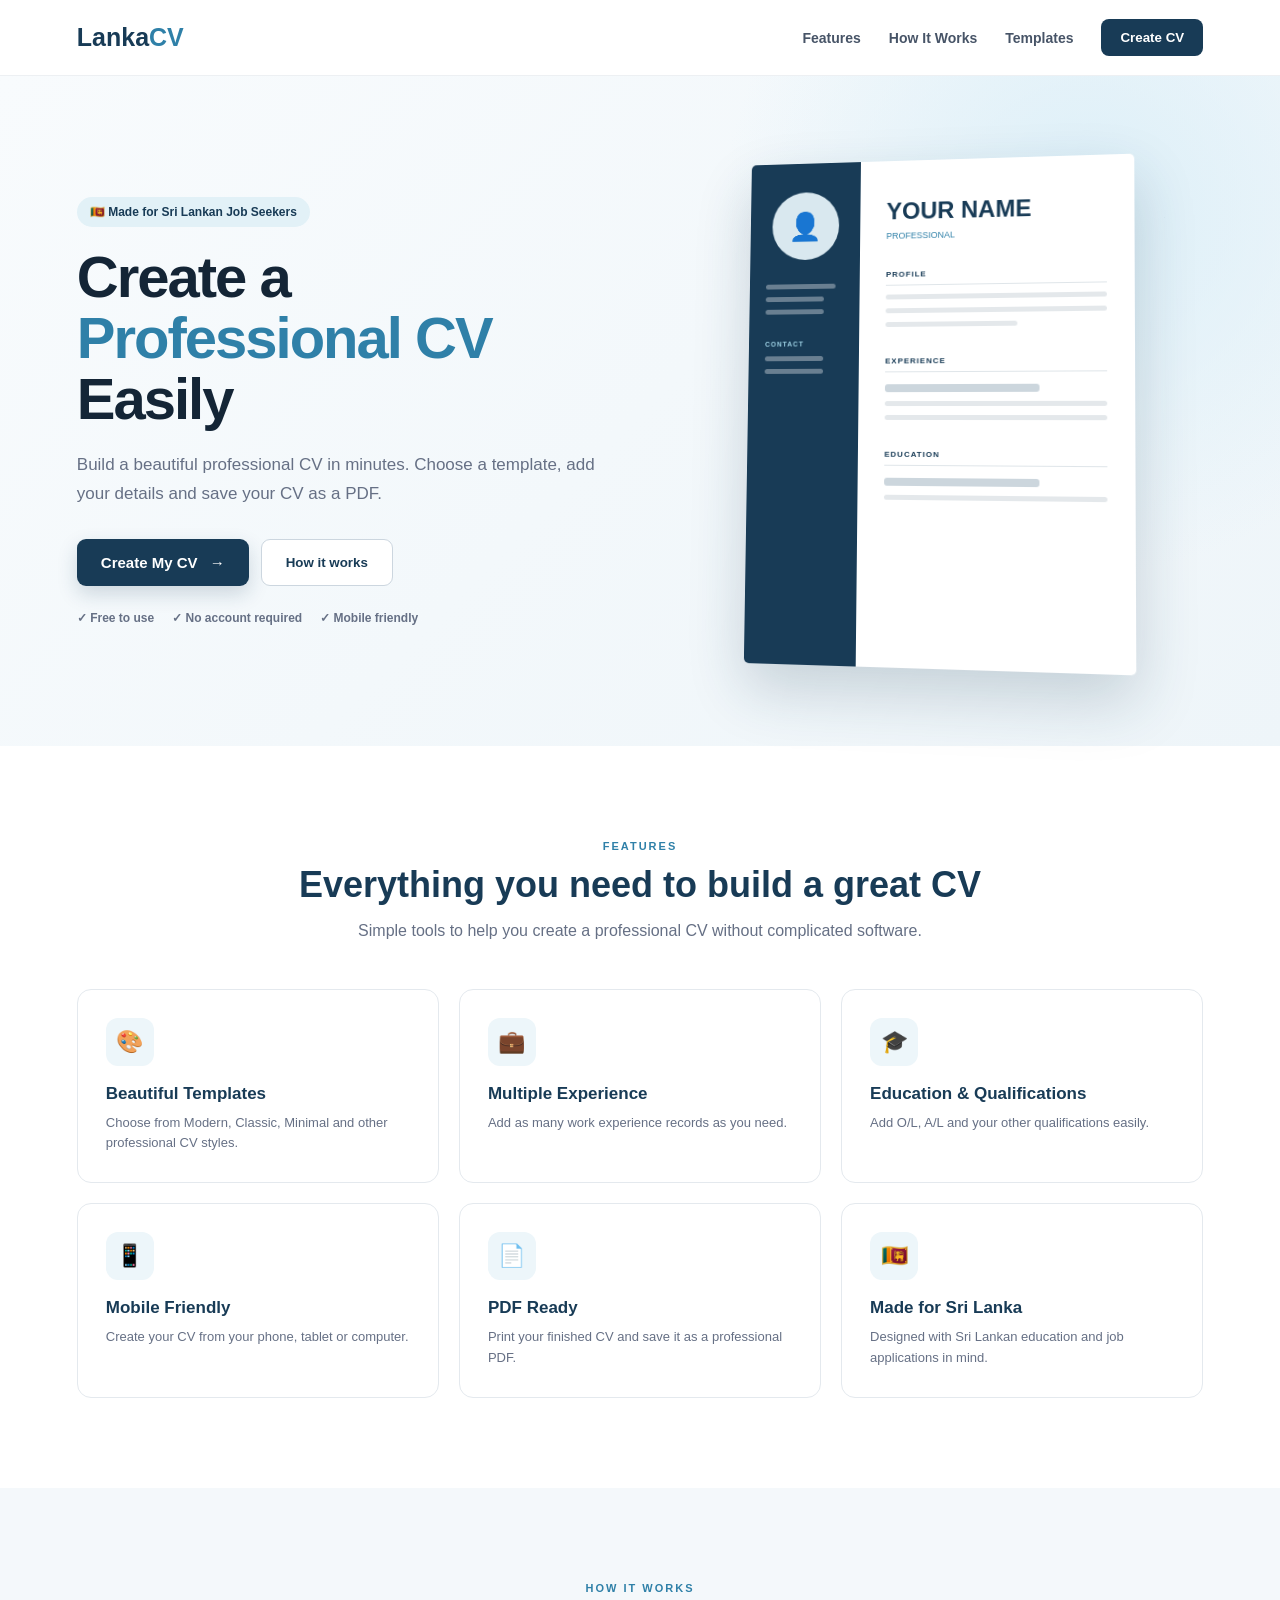
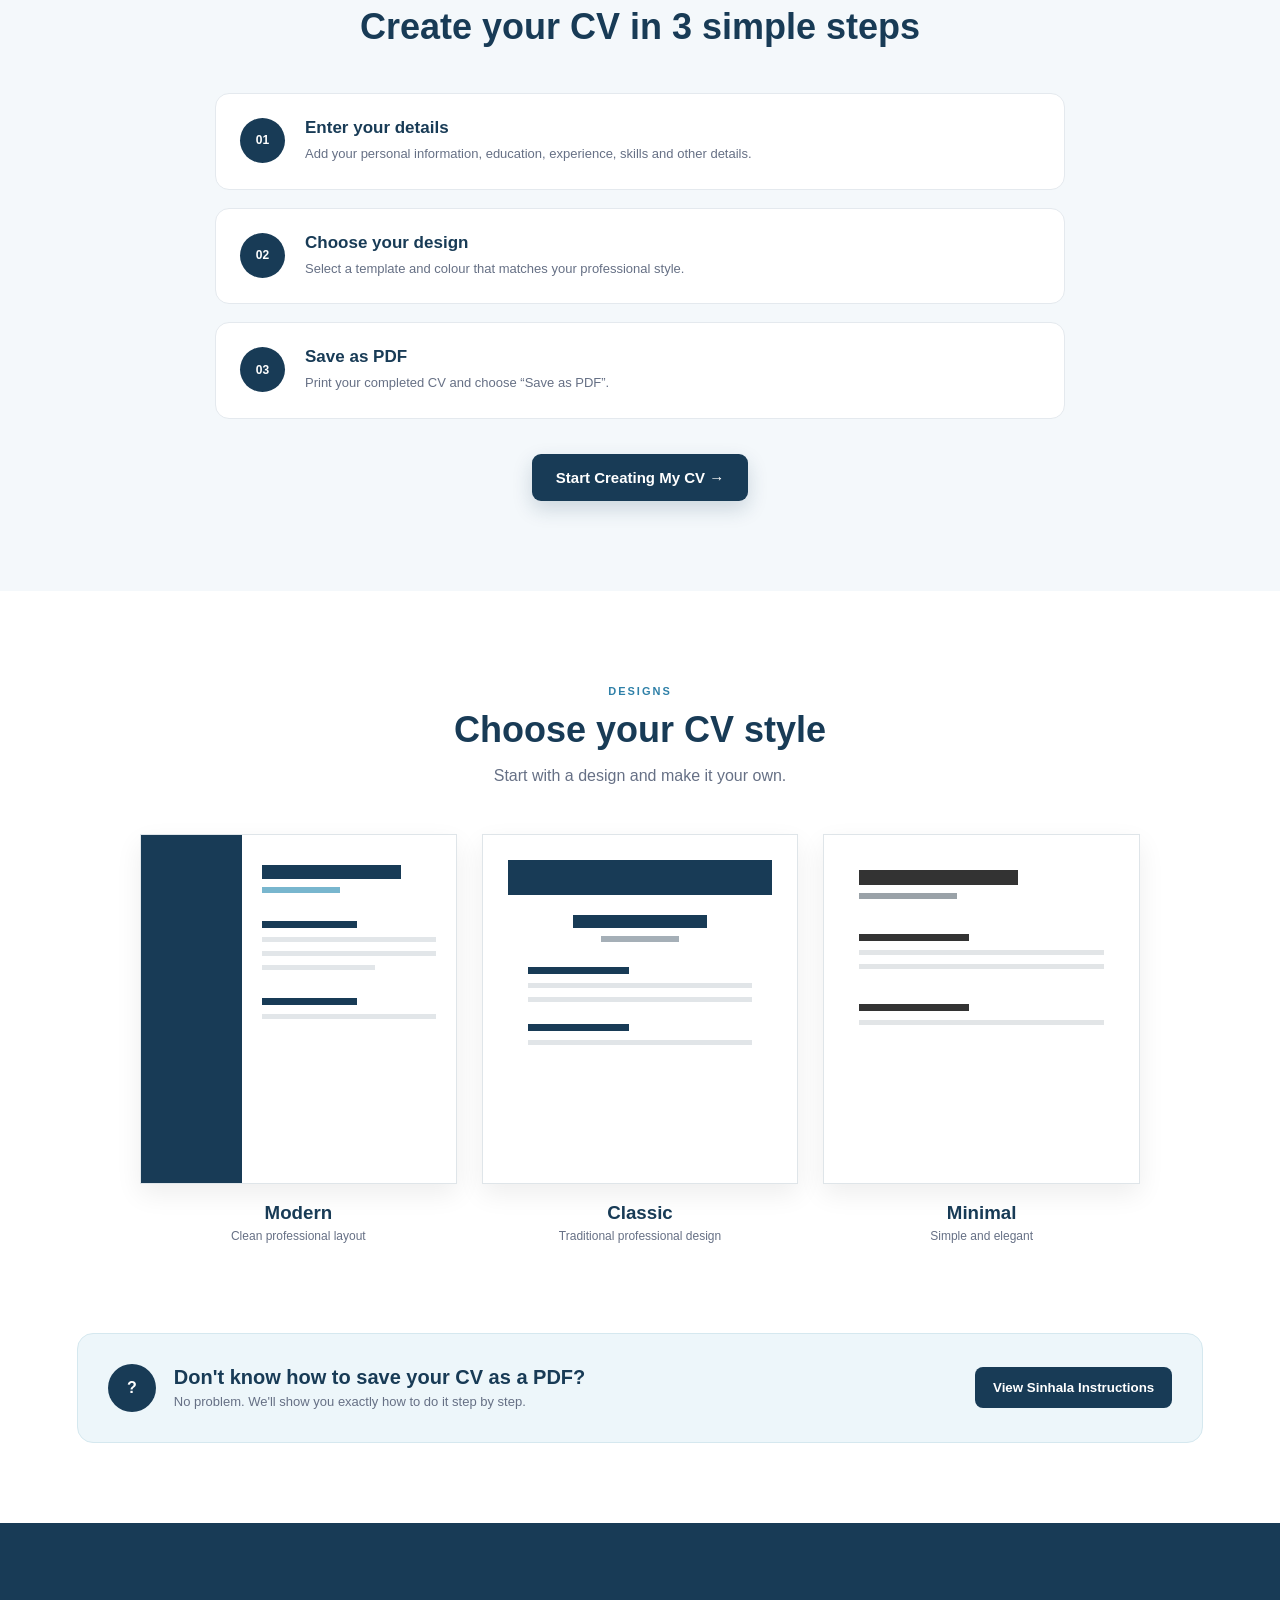
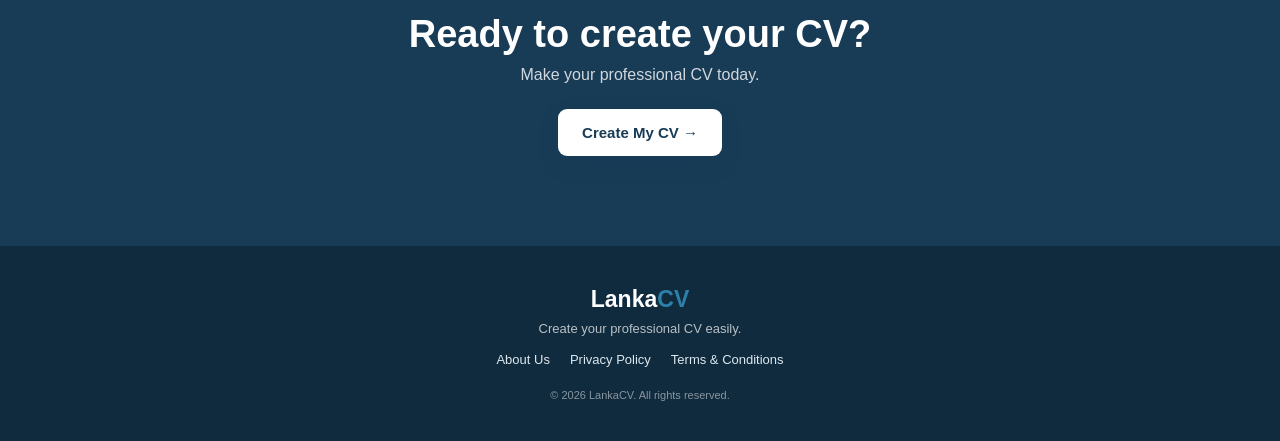
<file: index.html>
<!DOCTYPE html>
<html lang="en">

<head>
    <meta charset="UTF-8">
    <meta name="google-site-verification" content="SoLSp-naHzI0ZuiGSg0aDbTzo4lrwo9VHKtTko4lv-o" />
    <meta name="viewport" content="width=device-width, initial-scale=1.0">

    <title>LankaCV - Free Professional CV Builder for Sri Lanka</title>

    <meta name="description"
        content="Create a professional CV online with LankaCV. Choose a CV template, add your education, experience and skills, and save your CV as a PDF. Free and no account required.">

    <meta name="robots" content="index, follow">

    <meta name="googlebot" content="index, follow">

    <link rel="canonical" href="https://npweeravansha.github.io/LankaCV/">

    <!-- Open Graph -->
    <meta property="og:title" content="LankaCV - Free Professional CV Builder for Sri Lanka">

    <meta property="og:description"
        content="Create a professional CV online with LankaCV. Choose a template, add your details and save your CV as a PDF.">

    <meta property="og:type" content="website">

    <meta property="og:url" content="https://npweeravansha.github.io/LankaCV/">

    <meta property="og:site_name" content="LankaCV">

    <link rel="icon" type="image/png" href="favicon.png">
    <link rel="stylesheet" href="landing.css">

    <script type="application/ld+json">
{
  "@context": "https://schema.org",
  "@type": "WebSite",
  "@id": "https://npweeravansha.github.io/LankaCV/#website",
  "name": "LankaCV",
  "url": "https://npweeravansha.github.io/LankaCV/",
  "description": "Free professional CV builder for Sri Lankan job seekers.",
  "creator": {
    "@type": "Person",
    "@id": "https://npweeravansha.github.io/Nipunika-Weeravansha/#person",
    "name": "Nipunika Weeravansha",
    "url": "https://npweeravansha.github.io/Nipunika-Weeravansha/"
  }
}
</script>
</head>

<body>

    <!-- ================= NAVBAR ================= -->

    <header class="navbar">

        <a href="#" class="logo">
            Lanka<span>CV</span>
        </a>

        <nav>
            <a href="#features">Features</a>
            <a href="#how">How It Works</a>
            <a href="#templates">Templates</a>
            <button class="nav-btn" onclick="openBuilder()">
                Create CV
            </button>
        </nav>

        <button class="menu-btn" onclick="toggleMenu()">
            ☰
        </button>

    </header>


    <!-- ================= MOBILE MENU ================= -->

    <div class="mobile-menu" id="mobileMenu">

        <a href="#features" onclick="closeMenu()">Features</a>
        <a href="#how" onclick="closeMenu()">How It Works</a>
        <a href="#templates" onclick="closeMenu()">Templates</a>

        <button onclick="openBuilder()">
            Create My CV
        </button>

    </div>


    <!-- ================= HERO ================= -->

    <section class="hero">

        <div class="hero-content">

            <div class="badge">
                🇱🇰 Made for Sri Lankan Job Seekers
            </div>

            <h1>
                Create a
                <span>Professional CV</span>
                Easily
            </h1>

            <p>
                Build a beautiful professional CV in minutes.
                Choose a template, add your details and save
                your CV as a PDF.
            </p>

            <div class="hero-buttons">

                <button class="primary-btn" onclick="openBuilder()">

                    Create My CV
                    <span>→</span>

                </button>

                <button class="secondary-btn" onclick="scrollToHow()">

                    How it works

                </button>

            </div>

            <div class="trust">

                <div>
                    ✓ Free to use
                </div>

                <div>
                    ✓ No account required
                </div>

                <div>
                    ✓ Mobile friendly
                </div>

            </div>

        </div>


        <!-- HERO CV MOCKUP -->

        <div class="hero-preview">

            <div class="mock-cv">

                <div class="mock-sidebar">

                    <div class="mock-photo">
                        👤
                    </div>

                    <div class="mock-line long"></div>
                    <div class="mock-line"></div>
                    <div class="mock-line"></div>

                    <div class="mock-title">
                        CONTACT
                    </div>

                    <div class="mock-line"></div>
                    <div class="mock-line"></div>

                </div>


                <div class="mock-content">

                    <div class="mock-name">
                        YOUR NAME
                    </div>

                    <div class="mock-job">
                        PROFESSIONAL
                    </div>

                    <div class="mock-section">
                        PROFILE
                    </div>

                    <div class="mock-text"></div>
                    <div class="mock-text"></div>
                    <div class="mock-text short"></div>

                    <div class="mock-section">
                        EXPERIENCE
                    </div>

                    <div class="mock-heading"></div>
                    <div class="mock-text"></div>
                    <div class="mock-text"></div>

                    <div class="mock-section">
                        EDUCATION
                    </div>

                    <div class="mock-heading"></div>
                    <div class="mock-text"></div>

                </div>

            </div>

        </div>

    </section>


    <!-- ================= FEATURES ================= -->

    <section class="features section" id="features">

        <div class="section-heading">

            <span>FEATURES</span>

            <h2>
                Everything you need to build a great CV
            </h2>

            <p>
                Simple tools to help you create a professional
                CV without complicated software.
            </p>

        </div>


        <div class="feature-grid">

            <div class="feature-card">

                <div class="feature-icon">
                    🎨
                </div>

                <h3>
                    Beautiful Templates
                </h3>

                <p>
                    Choose from Modern, Classic, Minimal
                    and other professional CV styles.
                </p>

            </div>


            <div class="feature-card">

                <div class="feature-icon">
                    💼
                </div>

                <h3>
                    Multiple Experience
                </h3>

                <p>
                    Add as many work experience records
                    as you need.
                </p>

            </div>


            <div class="feature-card">

                <div class="feature-icon">
                    🎓
                </div>

                <h3>
                    Education & Qualifications
                </h3>

                <p>
                    Add O/L, A/L and your other
                    qualifications easily.
                </p>

            </div>


            <div class="feature-card">

                <div class="feature-icon">
                    📱
                </div>

                <h3>
                    Mobile Friendly
                </h3>

                <p>
                    Create your CV from your phone,
                    tablet or computer.
                </p>

            </div>


            <div class="feature-card">

                <div class="feature-icon">
                    📄
                </div>

                <h3>
                    PDF Ready
                </h3>

                <p>
                    Print your finished CV and save it
                    as a professional PDF.
                </p>

            </div>


            <div class="feature-card">

                <div class="feature-icon">
                    🇱🇰
                </div>

                <h3>
                    Made for Sri Lanka
                </h3>

                <p>
                    Designed with Sri Lankan education
                    and job applications in mind.
                </p>

            </div>

        </div>

    </section>


    <!-- ================= HOW IT WORKS ================= -->

    <section class="how section" id="how">

        <div class="section-heading">

            <span>HOW IT WORKS</span>

            <h2>
                Create your CV in 3 simple steps
            </h2>

        </div>


        <div class="steps">

            <div class="step">

                <div class="step-number">
                    01
                </div>

                <div>

                    <h3>
                        Enter your details
                    </h3>

                    <p>
                        Add your personal information,
                        education, experience, skills
                        and other details.
                    </p>

                </div>

            </div>


            <div class="step">

                <div class="step-number">
                    02
                </div>

                <div>

                    <h3>
                        Choose your design
                    </h3>

                    <p>
                        Select a template and colour
                        that matches your professional style.
                    </p>

                </div>

            </div>


            <div class="step">

                <div class="step-number">
                    03
                </div>

                <div>

                    <h3>
                        Save as PDF
                    </h3>

                    <p>
                        Print your completed CV and
                        choose “Save as PDF”.
                    </p>

                </div>

            </div>

        </div>


        <button class="primary-btn center-btn" onclick="openBuilder()">

            Start Creating My CV →

        </button>

    </section>


    <!-- ================= TEMPLATES ================= -->

    <section class="templates section" id="templates">

        <div class="section-heading">

            <span>DESIGNS</span>

            <h2>
                Choose your CV style
            </h2>

            <p>
                Start with a design and make it your own.
            </p>

        </div>


        <div class="template-grid">

            <div class="template-card">

                <div class="template-preview modern-preview">

                    <div class="tp-side"></div>

                    <div class="tp-content">

                        <div class="tp-name"></div>
                        <div class="tp-job"></div>

                        <div class="tp-heading"></div>

                        <div class="tp-text"></div>
                        <div class="tp-text"></div>
                        <div class="tp-text small"></div>

                        <div class="tp-heading"></div>

                        <div class="tp-text"></div>

                    </div>

                </div>

                <h3>
                    Modern
                </h3>

                <p>
                    Clean professional layout
                </p>

            </div>


            <div class="template-card">

                <div class="template-preview classic-preview">

                    <div class="classic-top"></div>

                    <div class="classic-body">

                        <div class="classic-name"></div>
                        <div class="classic-job"></div>

                        <div class="classic-heading"></div>

                        <div class="classic-text"></div>
                        <div class="classic-text"></div>

                        <div class="classic-heading"></div>

                        <div class="classic-text"></div>

                    </div>

                </div>

                <h3>
                    Classic
                </h3>

                <p>
                    Traditional professional design
                </p>

            </div>


            <div class="template-card">

                <div class="template-preview minimal-preview">

                    <div class="minimal-name"></div>
                    <div class="minimal-job"></div>

                    <div class="minimal-heading"></div>

                    <div class="minimal-text"></div>
                    <div class="minimal-text"></div>

                    <div class="minimal-heading"></div>

                    <div class="minimal-text"></div>

                </div>

                <h3>
                    Minimal
                </h3>

                <p>
                    Simple and elegant
                </p>

            </div>

        </div>

    </section>


    <!-- ================= PDF HELP ================= -->

    <section class="pdf-help">

        <div>

            <div class="help-icon">
                ?
            </div>

            <div>

                <h2>
                    Don't know how to save your CV as a PDF?
                </h2>

                <p>
                    No problem. We'll show you exactly how
                    to do it step by step.
                </p>

            </div>

        </div>

        <button onclick="openPdfHelp()">
            View Sinhala Instructions
        </button>

    </section>


    <!-- ================= CTA ================= -->

    <section class="cta">

        <h2>
            Ready to create your CV?
        </h2>

        <p>
            Make your professional CV today.
        </p>

        <button class="primary-btn" onclick="openBuilder()">

            Create My CV →

        </button>

    </section>


    <!-- ================= FOOTER ================= -->

    <footer>

        <div class="footer-logo">
            Lanka<span>CV</span>
        </div>

        <p>
            Create your professional CV easily.
        </p>

        <nav class="footer-policy-links" aria-label="Legal and information pages">
            <a href="about.html">About Us</a>
            <a href="privacy-policy.html">Privacy Policy</a>
            <a href="terms.html">Terms &amp; Conditions</a>
        </nav>
        <small>
            © 2026 LankaCV. All rights reserved.
        </small>

    </footer>


    <!-- ================= PDF MODAL ================= -->

    <div class="modal" id="pdfModal">

        <div class="modal-box">

            <button class="close-modal" onclick="closePdfHelp()">

                ×

            </button>

            <div class="modal-icon">
                📄
            </div>

            <h2>
                PDF එකක් විදිහට CV එක Download කරන්නේ කොහොමද?
            </h2>

            <p class="modal-intro">
                CV එක හදාගෙන ඉවර වුණාම පහත steps ටික follow කරන්න.
            </p>


            <div class="instruction">

                <div class="instruction-number">
                    1
                </div>

                <div>

                    <h3>
                        CV එක සම්පූර්ණ කරන්න
                    </h3>

                    <p>
                        Personal Details, Education,
                        Experience, Skills වගේ අවශ්‍ය තොරතුරු
                        සියල්ල ඇතුළත් කරන්න.
                    </p>

                </div>

            </div>


            <div class="instruction">

                <div class="instruction-number">
                    2
                </div>

                <div>

                    <h3>
                        Download / Save as PDF ඔබන්න
                    </h3>

                    <p>
                        CV Builder එකේ පහළ තියෙන
                        “Download / Save as PDF” button එක ඔබන්න.
                    </p>

                </div>

            </div>


            <div class="instruction">

                <div class="instruction-number">
                    3
                </div>

                <div>

                    <h3>
                        Print window එක එනකම් ඉන්න
                    </h3>

                    <p>
                        Browser එකේ Print window එක open වෙයි.
                    </p>

                </div>

            </div>


            <div class="instruction">

                <div class="instruction-number">
                    4
                </div>

                <div>

                    <h3>
                        Destination / Printer එක තෝරන්න
                    </h3>

                    <p>
                        Computer එකේ නම්
                        <b>Save as PDF</b> තෝරන්න.
                        Phone එකක නම් Print options වල
                        PDF / Save as PDF option එක බලන්න.
                    </p>

                </div>

            </div>


            <div class="instruction">

                <div class="instruction-number">
                    5
                </div>

                <div>

                    <h3>
                        Save කරන්න
                    </h3>

                    <p>
                        File name එකක් දාලා
                        <b>Save</b> කරන්න.
                        දැන් ඔයාගේ CV එක PDF file එකක්.
                    </p>

                </div>

            </div>


            <div class="tip">

                💡 <b>Tip:</b>
                PDF එක save කරන්න කලින් Preview එකේ
                CV එකේ සියලුම details හරියට තියෙනවද කියලා බලන්න.

            </div>


            <button class="modal-builder-btn" onclick="closePdfHelp(); openBuilder();">

                දැන් CV එක හදන්න →

            </button>

        </div>

    </div>


    <script src="landing.js"></script>

</body>

</html>
</file>
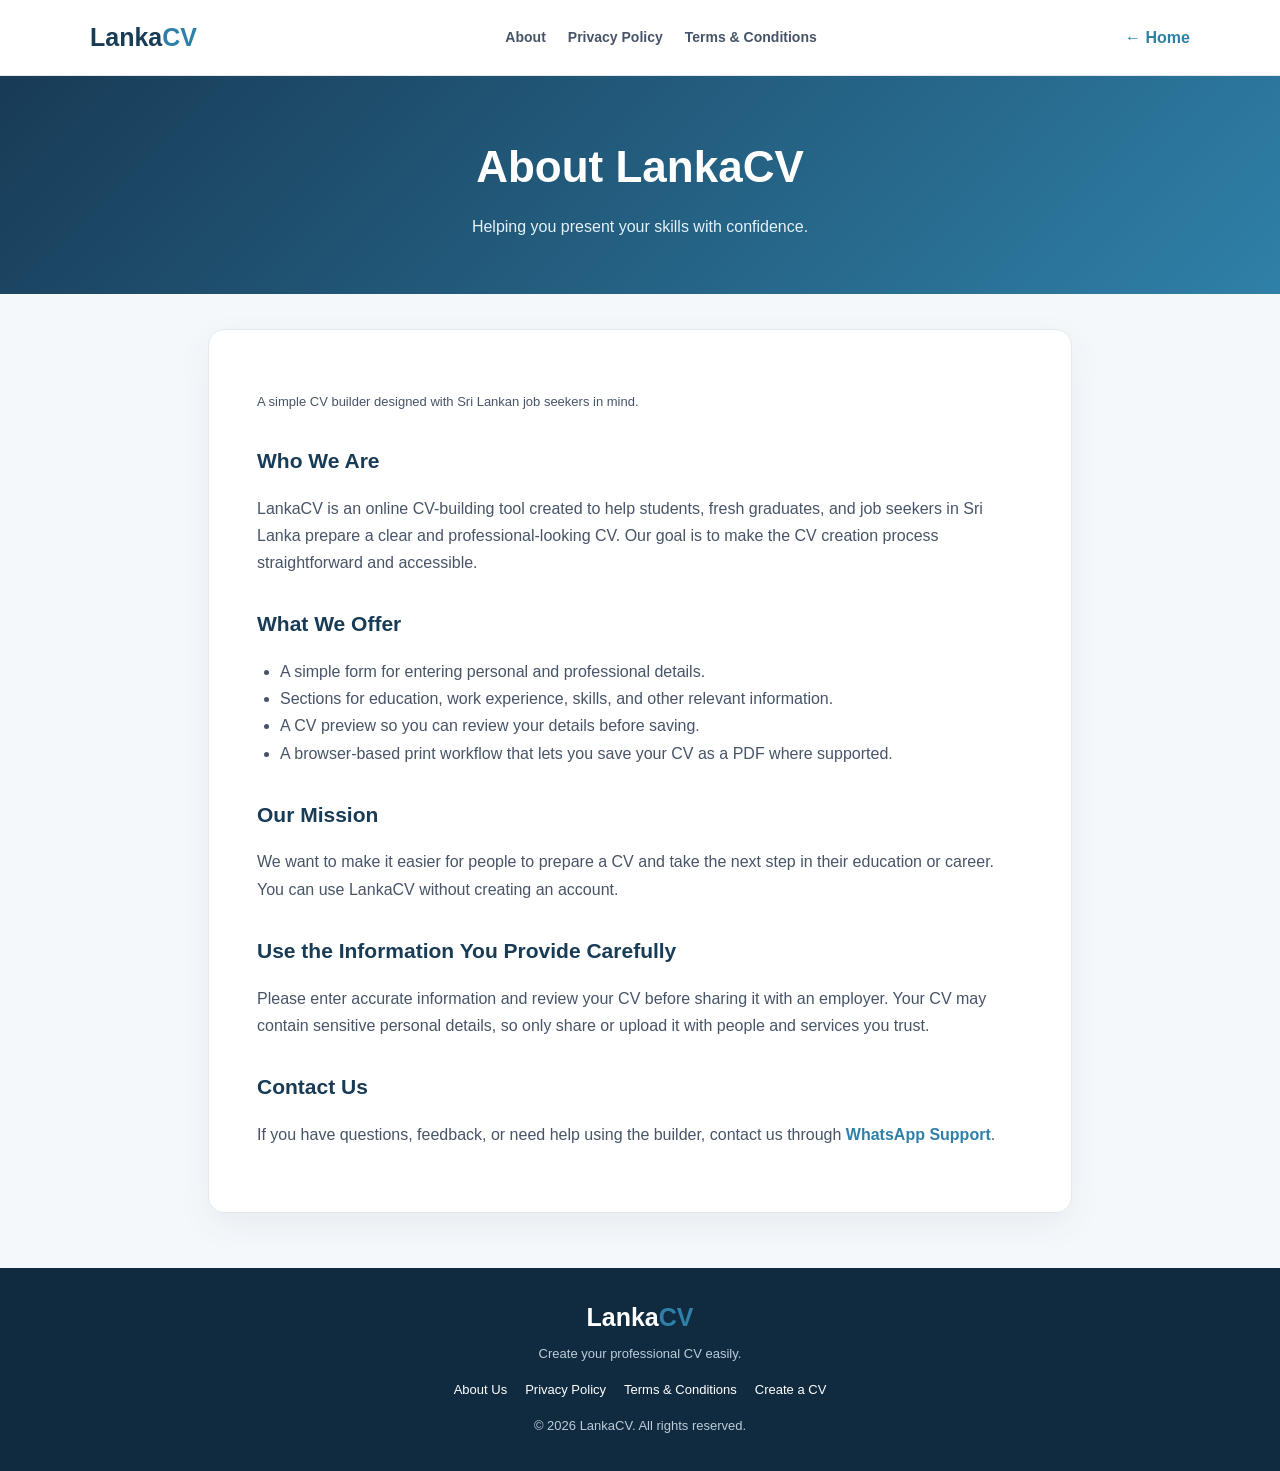
<file: about.html>
<!DOCTYPE html>
<html lang="en">
<head>
<meta charset="UTF-8">
<meta name="viewport" content="width=device-width, initial-scale=1.0">
<meta name="robots" content="index, follow">
<link rel="canonical" href="https://npweeravansha.github.io/LankaCV/about.html">
<link rel="stylesheet" href="policy.css">
<title>About Us | LankaCV</title>
<meta name="description" content="Learn about LankaCV, a free online CV builder for Sri Lankan job seekers.">
</head>
<body>
<header class="policy-nav">
<a class="brand" href="index.html">Lanka<span>CV</span></a>
<nav class="navlinks"><a href="about.html">About</a><a href="privacy-policy.html">Privacy Policy</a><a href="terms.html">Terms &amp; Conditions</a></nav>
<a class="backlink" href="index.html">← Home</a>
</header>
<section class="hero"><h1>About LankaCV</h1><p>Helping you present your skills with confidence.</p></section>
<main class="wrap"><article class="content">

<p class="updated">A simple CV builder designed with Sri Lankan job seekers in mind.</p>
<h2>Who We Are</h2>
<p>LankaCV is an online CV-building tool created to help students, fresh graduates, and job seekers in Sri Lanka prepare a clear and professional-looking CV. Our goal is to make the CV creation process straightforward and accessible.</p>
<h2>What We Offer</h2>
<ul><li>A simple form for entering personal and professional details.</li><li>Sections for education, work experience, skills, and other relevant information.</li><li>A CV preview so you can review your details before saving.</li><li>A browser-based print workflow that lets you save your CV as a PDF where supported.</li></ul>
<h2>Our Mission</h2>
<p>We want to make it easier for people to prepare a CV and take the next step in their education or career. You can use LankaCV without creating an account.</p>
<h2>Use the Information You Provide Carefully</h2>
<p>Please enter accurate information and review your CV before sharing it with an employer. Your CV may contain sensitive personal details, so only share or upload it with people and services you trust.</p>
<h2>Contact Us</h2>
<p>If you have questions, feedback, or need help using the builder, contact us through <a href="https://wa.me/94740805873" style="color:#2f80a8;font-weight:700">WhatsApp Support</a>.</p>
</article></main>
<footer class="site-footer"><a class="brand" style="color:#fff" href="index.html">Lanka<span>CV</span></a><p>Create your professional CV easily.</p><nav class="footerlinks"><a href="about.html">About Us</a><a href="privacy-policy.html">Privacy Policy</a><a href="terms.html">Terms &amp; Conditions</a><a href="builder.html">Create a CV</a></nav><p>© 2026 LankaCV. All rights reserved.</p></footer>
</body></html>
</file>
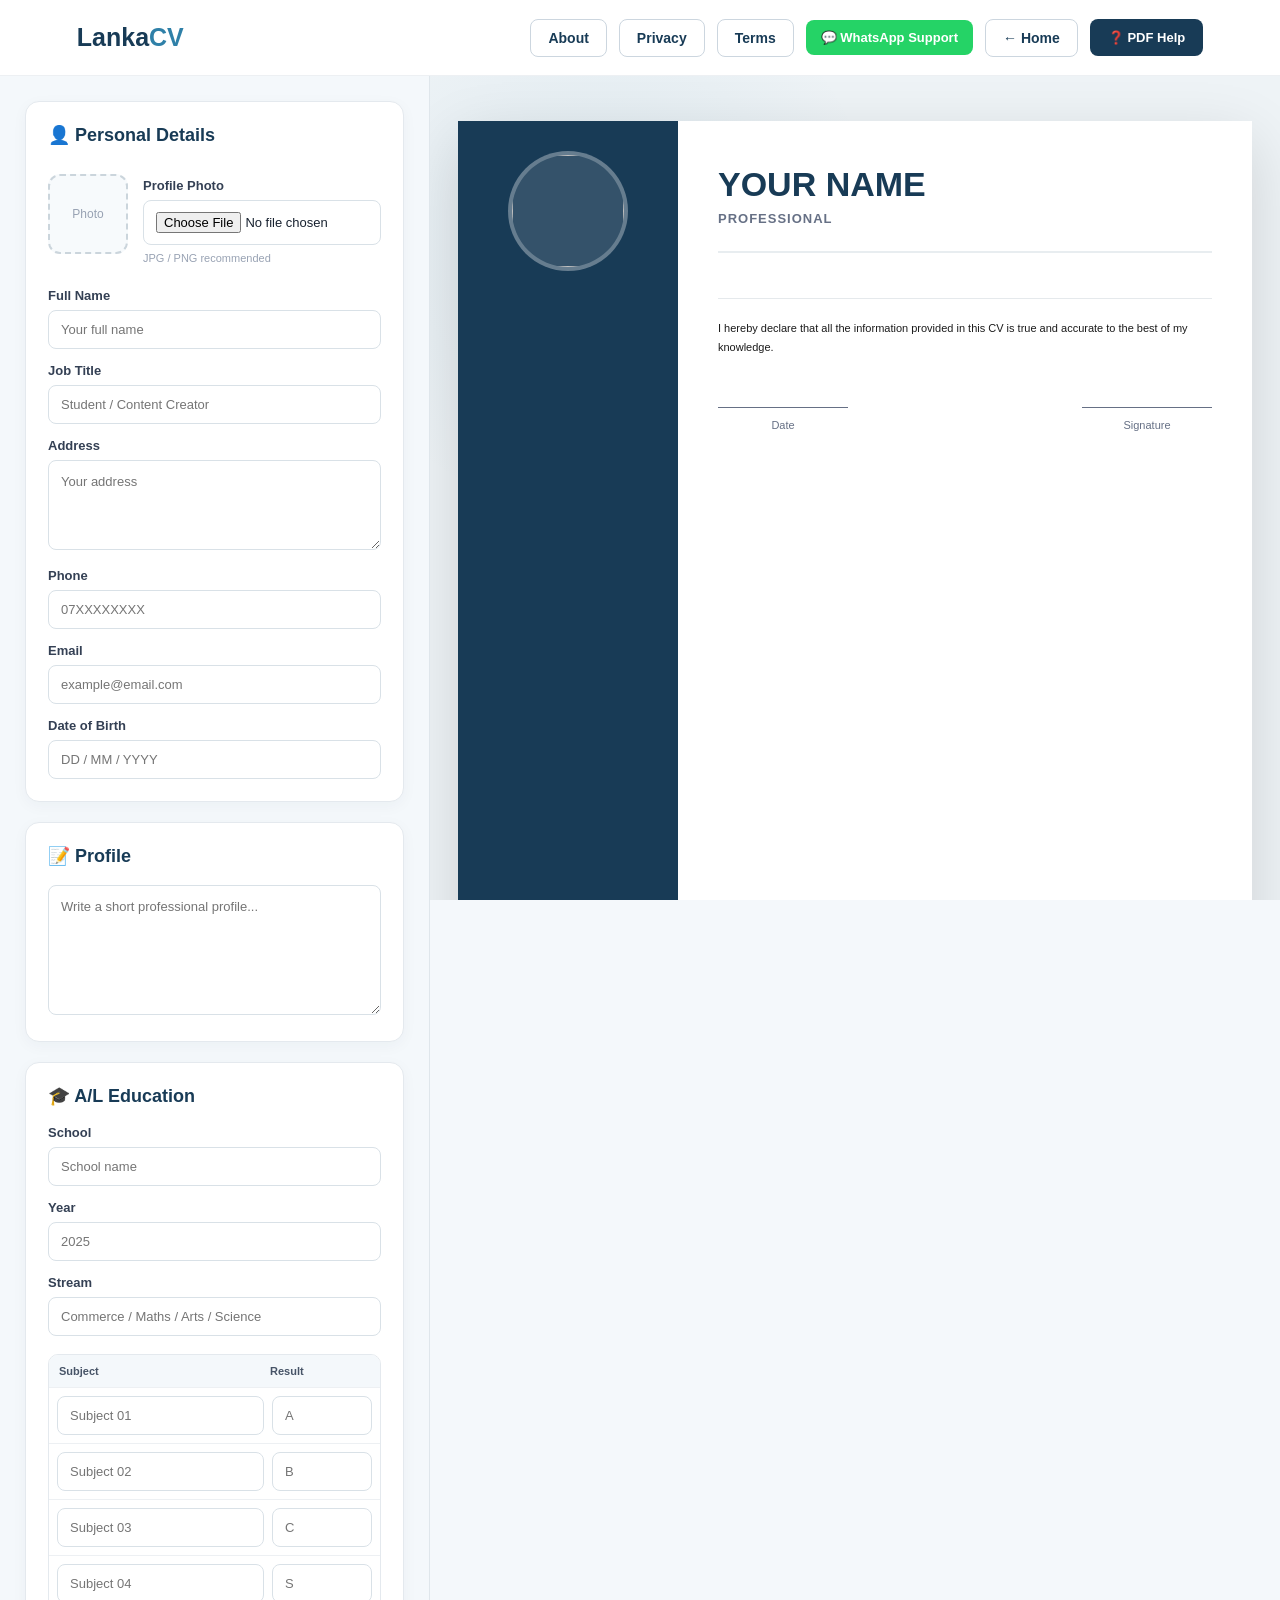
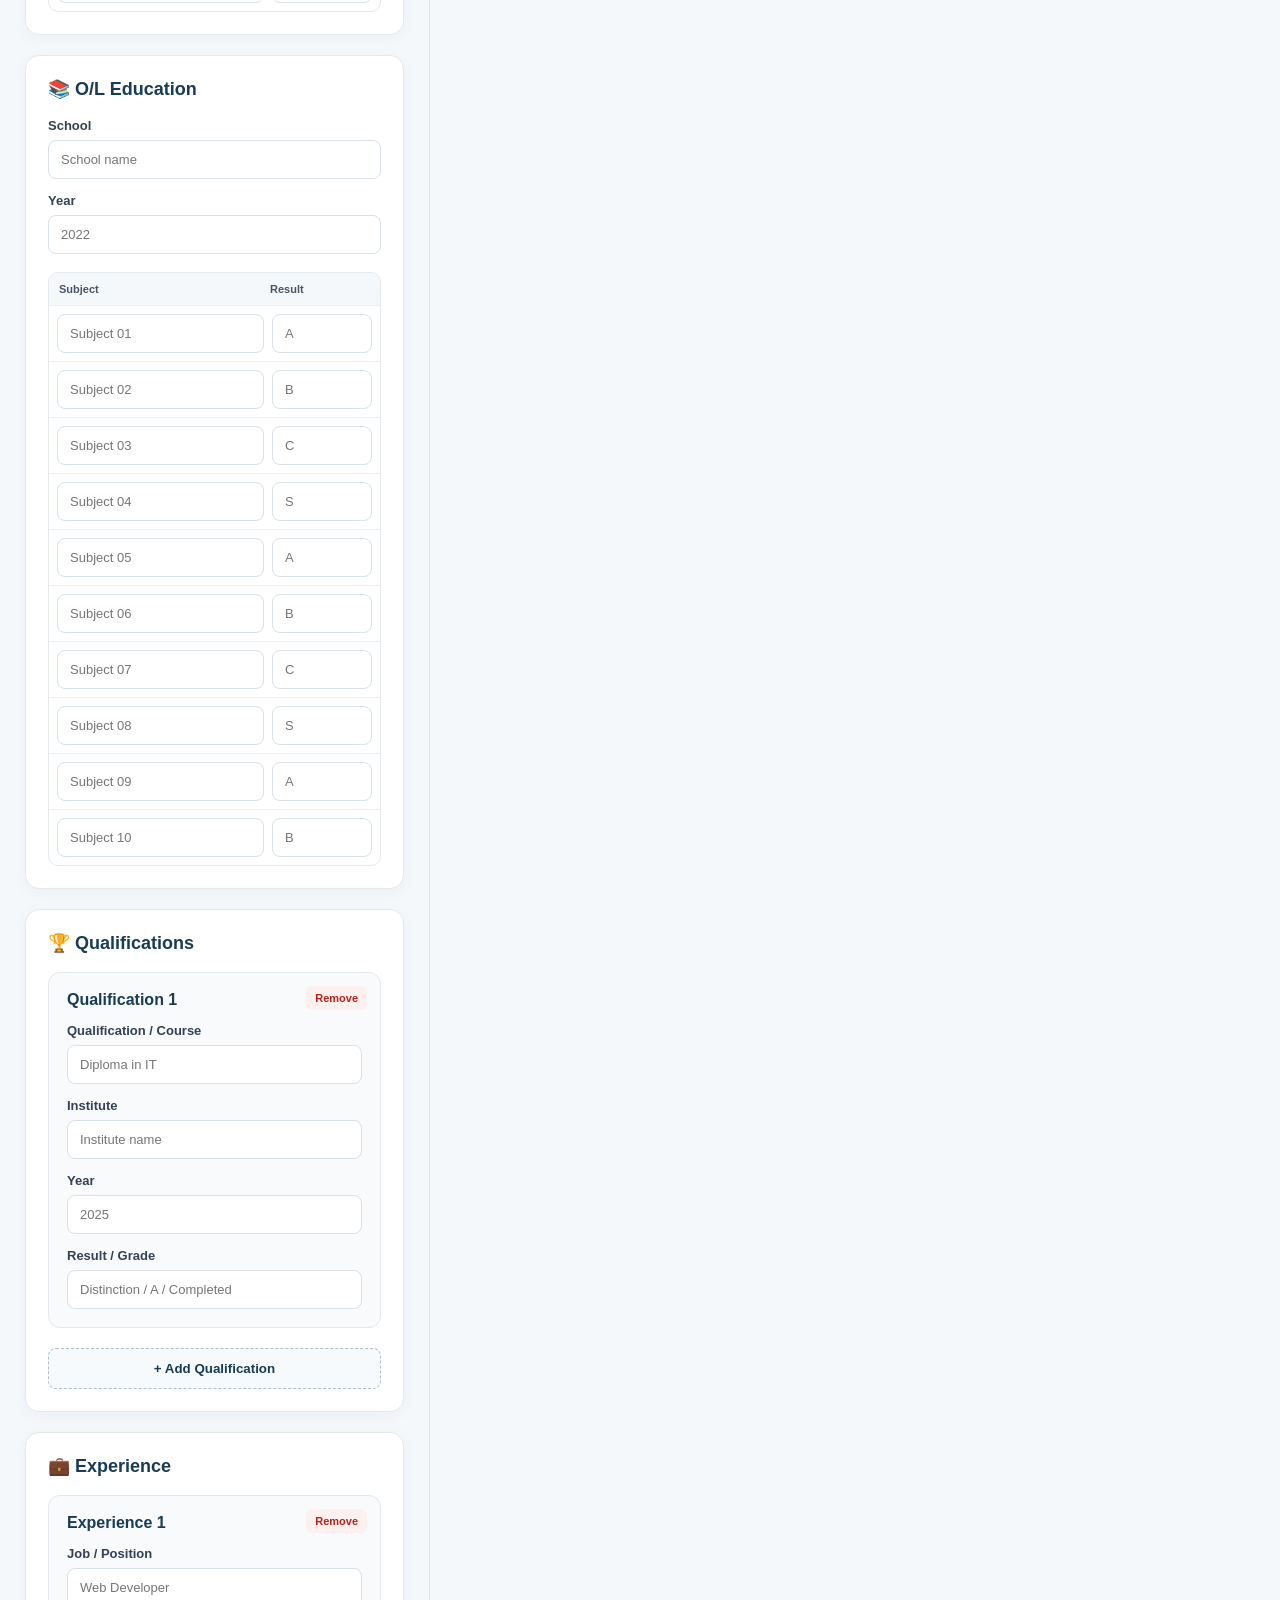
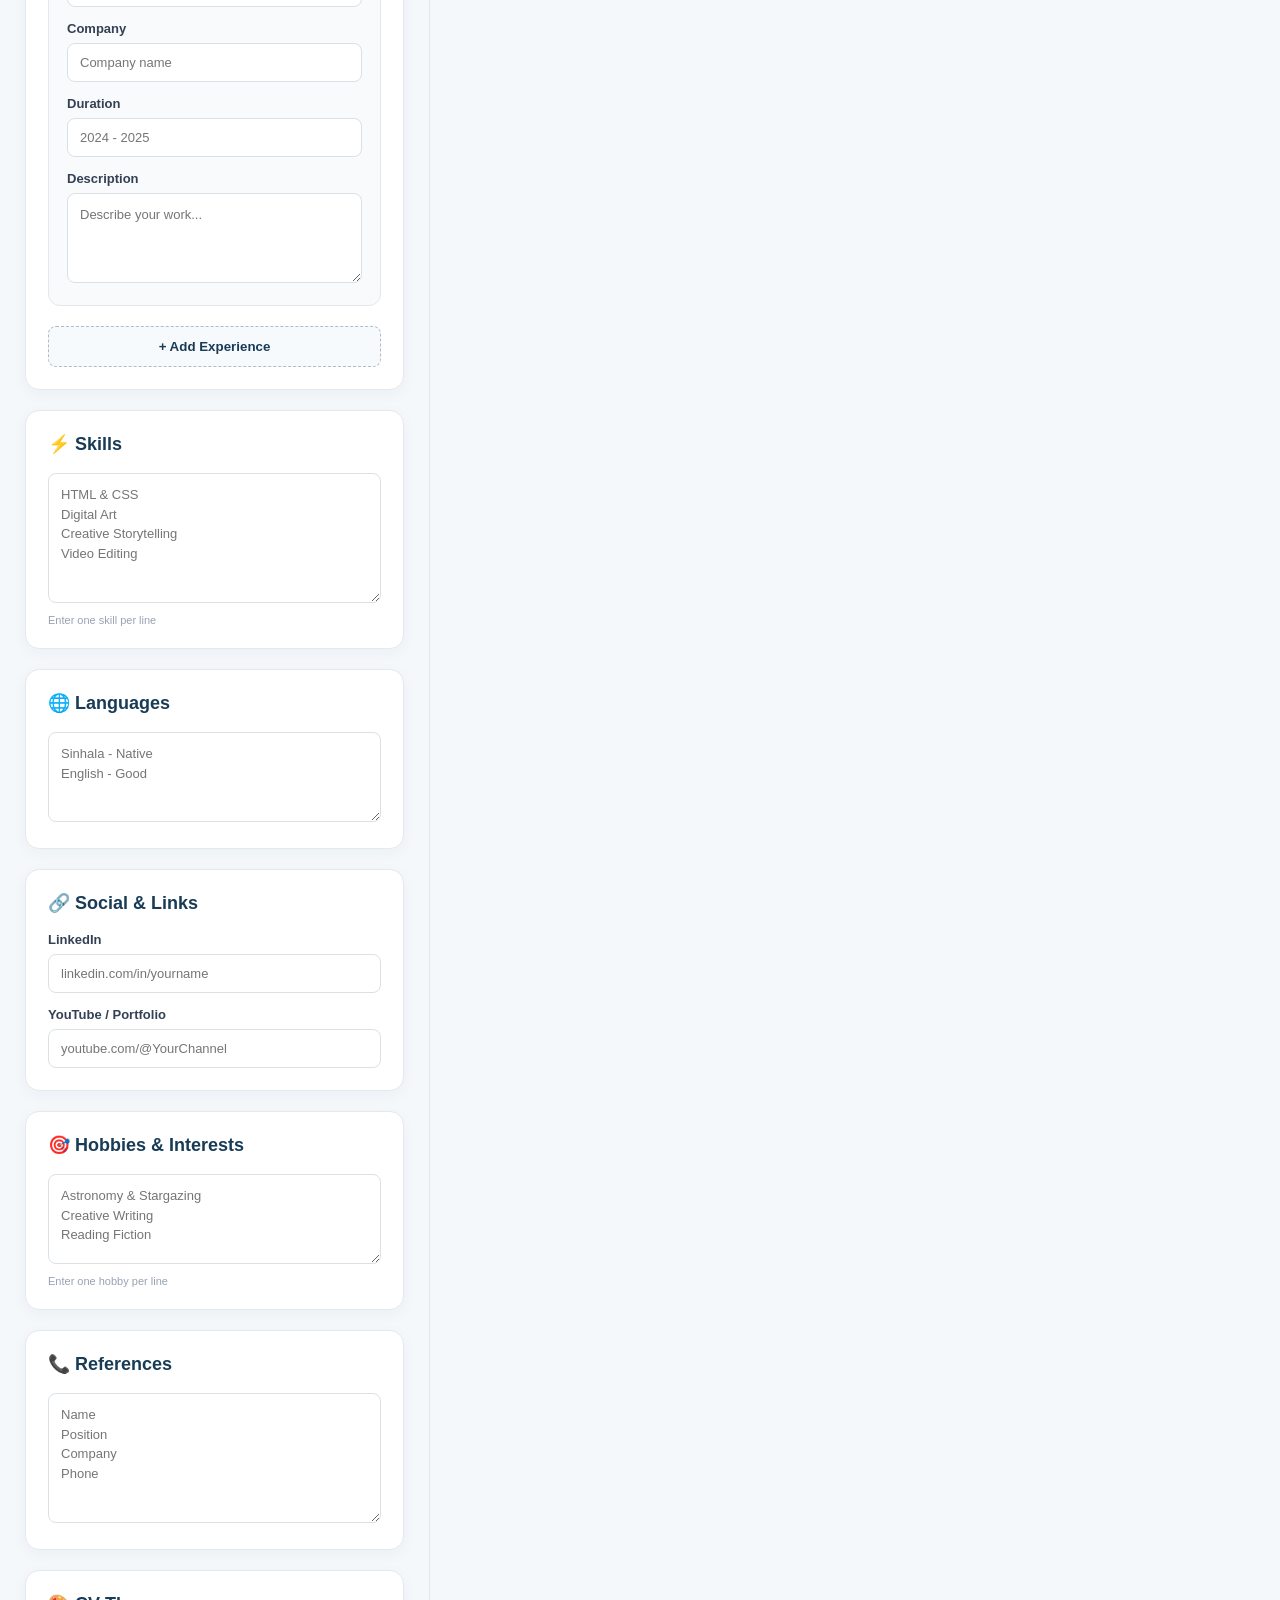
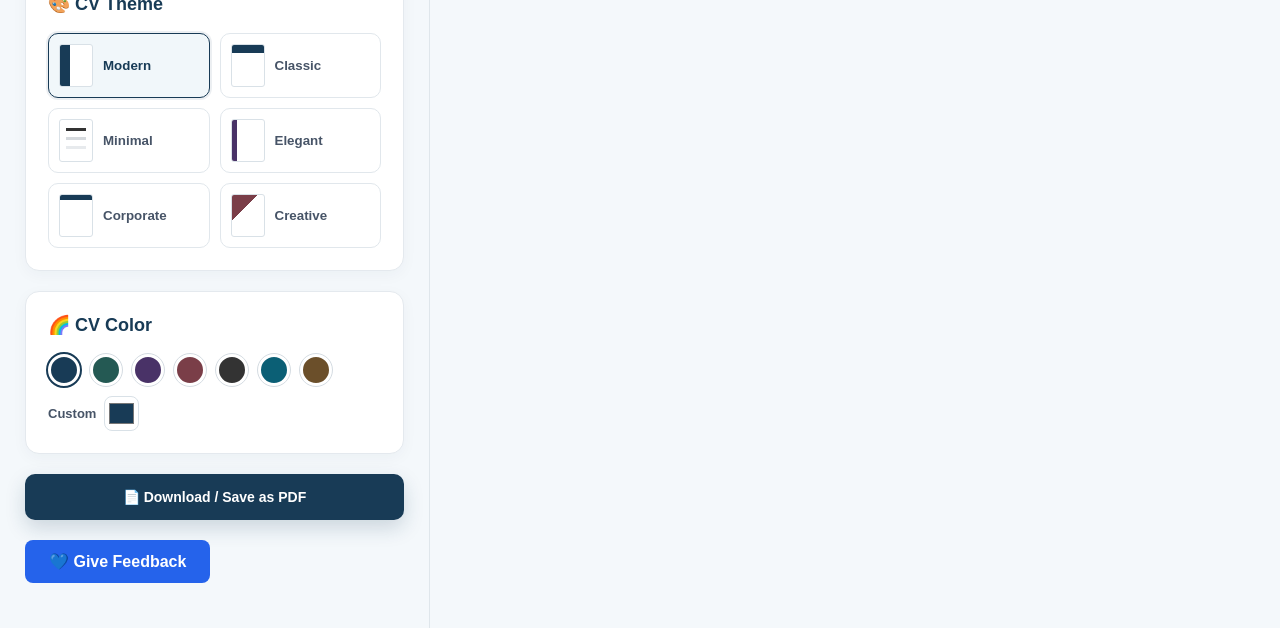
<file: builder.html>
<!DOCTYPE html>
<html lang="en">
<head>
    <meta charset="UTF-8">
    <meta name="viewport" content="width=device-width, initial-scale=1.0">
    <link rel="icon" type="image/png" href="favicon.png">
    <link rel="stylesheet" href="style.css">
    <title>LankaCV - Free Professional CV Builder for Sri Lanka</title>
</head>
<body>

<!-- BUILDER NAVBAR -->
<header class="builder-navbar">
    <a href="index.html" class="builder-logo">Lanka<span>CV</span></a>
    <div class="builder-nav-right">
        <a href="about.html" class="home-btn">About</a>
        <a href="privacy-policy.html" class="home-btn">Privacy</a>
        <a href="terms.html" class="home-btn">Terms</a>
        <a href="https://wa.me/94740805873" target="_blank" rel="noopener noreferrer" class="wa-btn">💬 WhatsApp Support</a>
        <a href="index.html" class="home-btn">← Home</a>
        <button type="button" class="help-btn" id="pdfHelpBtn">❓ PDF Help</button>
    </div>
</header>

<!-- PDF HELP MODAL -->
<div class="modal" id="pdfModal">
    <div class="modal-box">
        <button type="button" class="close-modal" id="closePdfModal">×</button>
        <div class="modal-icon">📄</div>
        <h2>PDF එකක් විදිහට CV එක Save කරන්නේ කොහොමද?</h2>
        <p class="modal-intro">CV එක හදාගෙන ඉවර වුණාම පහත steps ටික follow කරන්න.</p>
        
        <div class="instruction"><div class="instruction-number">1</div><div><h3>CV එක සම්පූර්ණ කරන්න</h3><p>Personal Details, Education, Experience, Skills වගේ අවශ්‍ය තොරතුරු සියල්ල ඇතුළත් කරන්න.</p></div></div>
        <div class="instruction"><div class="instruction-number">2</div><div><h3>CV Preview එක බලන්න</h3><p>දකුණු පැත්තේ Preview එක බලලා සියලුම details හරියට පේනවාද කියලා check කරන්න.</p></div></div>
        <div class="instruction"><div class="instruction-number">3</div><div><h3>Download / Save as PDF ඔබන්න</h3><p>Builder එකේ පහළ තියෙන <b>Download / Save as PDF</b> button එක ඔබන්න.</p></div></div>
        <div class="instruction"><div class="instruction-number">4</div><div><h3>Print window එක එනකම් ඉන්න</h3><p>Chrome / Edge වගේ browser එකේ Print window එක open වෙයි.</p></div></div>
        <div class="instruction"><div class="instruction-number">5</div><div><h3>Save as PDF තෝරන්න</h3><p><b>Destination</b> හෝ <b>Printer</b> කියන තැනින් <b>Save as PDF</b> තෝරන්න.</p></div></div>
        <div class="instruction"><div class="instruction-number">6</div><div><h3>Save කරන්න</h3><p>File name එක දාලා <b>Save</b> කරන්න. දැන් ඔයාගේ CV එක PDF file එකක්.</p></div></div>
        
        <div class="tip">💡 <b>Tip:</b> Print window එකේ <b>Background graphics</b> option එක තිබුණොත් ON කරන්න. එතකොට CV එකේ colors සහ sidebar design එක හොඳට PDF එකට එනවා.</div>
        <button type="button" class="modal-builder-btn" id="closePdfModalBottom">Got it ✓</button>
    </div>
</div>

<!-- MAIN BUILDER -->
<main class="app">

<!-- EDITOR -->
<section class="editor">

    <!-- PERSONAL DETAILS -->
    <div class="form-section">
        <h2>👤 Personal Details</h2>
        <div class="photo-upload">
            <div class="photo-preview">
                <img id="photoPreview" alt="">
                <span id="photoText">Photo</span>
            </div>
            <div>
                <label>Profile Photo</label>
                <input type="file" id="photo" accept="image/*"><small>JPG / PNG recommended</small>
            </div>
        </div>
        <label>Full Name</label><input id="fullName" placeholder="Your full name">
        <label>Job Title</label><input id="jobTitle" placeholder="Student / Content Creator">
        <label>Address</label><textarea id="address" placeholder="Your address"></textarea>
        <label>Phone</label><input id="phone" placeholder="07XXXXXXXX">
        <label>Email</label><input id="email" type="email" placeholder="example@email.com">
        <label>Date of Birth</label><input id="dob" placeholder="DD / MM / YYYY">
    </div>

    <!-- PROFILE -->
    <div class="form-section">
        <h2>📝 Profile</h2>
        <textarea id="profile" class="large-textarea" placeholder="Write a short professional profile..."></textarea>
    </div>

    <!-- A/L -->
    <div class="form-section">
        <h2>🎓 A/L Education</h2>
        <label>School</label><input id="alSchool" placeholder="School name">
        <label>Year</label><input id="alYear" placeholder="2025">
        <label>Stream</label><input id="alStream" placeholder="Commerce / Maths / Arts / Science">
        <div class="results-box">
            <div class="result-heading"><span>Subject</span><span>Result</span></div>
            <div class="result-row"><input id="al1" placeholder="Subject 01"><input id="alr1" placeholder="A"></div>
            <div class="result-row"><input id="al2" placeholder="Subject 02"><input id="alr2" placeholder="B"></div>
            <div class="result-row"><input id="al3" placeholder="Subject 03"><input id="alr3" placeholder="C"></div>
            <div class="result-row"><input id="al4" placeholder="Subject 04"><input id="alr4" placeholder="S"></div>
        </div>
    </div>

    <!-- O/L -->
    <div class="form-section">
        <h2>📚 O/L Education</h2>
        <label>School</label><input id="olSchool" placeholder="School name">
        <label>Year</label><input id="olYear" placeholder="2022">
        <div class="results-box">
            <div class="result-heading"><span>Subject</span><span>Result</span></div>
            <div class="result-row"><input id="ol1" placeholder="Subject 01"><input id="olr1" placeholder="A"></div>
            <div class="result-row"><input id="ol2" placeholder="Subject 02"><input id="olr2" placeholder="B"></div>
            <div class="result-row"><input id="ol3" placeholder="Subject 03"><input id="olr3" placeholder="C"></div>
            <div class="result-row"><input id="ol4" placeholder="Subject 04"><input id="olr4" placeholder="S"></div>
            <div class="result-row"><input id="ol5" placeholder="Subject 05"><input id="olr5" placeholder="A"></div>
            <div class="result-row"><input id="ol6" placeholder="Subject 06"><input id="olr6" placeholder="B"></div>
            <div class="result-row"><input id="ol7" placeholder="Subject 07"><input id="olr7" placeholder="C"></div>
            <div class="result-row"><input id="ol8" placeholder="Subject 08"><input id="olr8" placeholder="S"></div>
            <div class="result-row"><input id="ol9" placeholder="Subject 09"><input id="olr9" placeholder="A"></div>
            <div class="result-row"><input id="ol10" placeholder="Subject 10"><input id="olr10" placeholder="B"></div>
        </div>
    </div>

    <!-- QUALIFICATIONS -->
    <div class="form-section">
        <h2>🏆 Qualifications</h2>
        <div id="qualificationForms"></div>
        <button type="button" class="add-btn" id="addQualification">+ Add Qualification</button>
    </div>

    <!-- EXPERIENCE -->
    <div class="form-section">
        <h2>💼 Experience</h2>
        <div id="experienceForms"></div>
        <button type="button" class="add-btn" id="addExperience">+ Add Experience</button>
    </div>

    <!-- SKILLS -->
    <div class="form-section">
        <h2>⚡ Skills</h2>
        <textarea id="skills" class="large-textarea" placeholder="HTML & CSS&#10;Digital Art&#10;Creative Storytelling&#10;Video Editing"></textarea>
        <small>Enter one skill per line</small>
    </div>

    <!-- LANGUAGES -->
    <div class="form-section">
        <h2>🌐 Languages</h2>
        <textarea id="languages" placeholder="Sinhala - Native&#10;English - Good"></textarea>
    </div>

    <!-- SOCIAL & LINKS (NEW) -->
    <div class="form-section">
        <h2>🔗 Social & Links</h2>
        <label>LinkedIn</label><input id="linkedin" placeholder="linkedin.com/in/yourname">
        <label>YouTube / Portfolio</label><input id="portfolio" placeholder="youtube.com/@YourChannel">
    </div>

    <!-- HOBBIES & INTERESTS (NEW) -->
    <div class="form-section">
        <h2>🎯 Hobbies & Interests</h2>
        <textarea id="hobbies" placeholder="Astronomy & Stargazing&#10;Creative Writing&#10;Reading Fiction"></textarea>
        <small>Enter one hobby per line</small>
    </div>

    <!-- REFERENCES -->
    <div class="form-section">
        <h2>📞 References</h2>
        <textarea id="references" class="large-textarea" placeholder="Name&#10;Position&#10;Company&#10;Phone"></textarea>
    </div>

    <!-- THEMES -->
    <div class="form-section">
        <h2>🎨 CV Theme</h2>
        <div class="theme-grid">
            <button type="button" class="theme-btn active" data-theme="modern"><span class="theme-icon modern-icon"></span>Modern</button>
            <button type="button" class="theme-btn" data-theme="classic"><span class="theme-icon classic-icon"></span>Classic</button>
            <button type="button" class="theme-btn" data-theme="minimal"><span class="theme-icon minimal-icon"></span>Minimal</button>
            <button type="button" class="theme-btn" data-theme="elegant"><span class="theme-icon elegant-icon"></span>Elegant</button>
            <button type="button" class="theme-btn" data-theme="corporate"><span class="theme-icon corporate-icon"></span>Corporate</button>
            <button type="button" class="theme-btn" data-theme="creative"><span class="theme-icon creative-icon"></span>Creative</button>
        </div>
    </div>

    <!-- COLOR -->
    <div class="form-section">
        <h2>🌈 CV Color</h2>
        <div class="color-options">
            <button type="button" class="color-btn active" data-color="#183b56" style="background:#183b56"></button>
            <button type="button" class="color-btn" data-color="#245953" style="background:#245953"></button>
            <button type="button" class="color-btn" data-color="#493267" style="background:#493267"></button>
            <button type="button" class="color-btn" data-color="#7a3e48" style="background:#7a3e48"></button>
            <button type="button" class="color-btn" data-color="#333333" style="background:#333333"></button>
            <button type="button" class="color-btn" data-color="#0b5f75" style="background:#0b5f75"></button>
            <button type="button" class="color-btn" data-color="#6b4f2a" style="background:#6b4f2a"></button>
            <label class="custom-color">Custom<input type="color" id="customColor" value="#183b56"></label>
        </div>
    </div>

    <!-- DOWNLOAD -->
    <button type="button" class="download-btn" id="printBtn">📄 Download / Save as PDF</button>
    <a
    href="https://forms.gle/uVqf7BEAVgt9TDR46"
    target="_blank"
    rel="noopener noreferrer"
    class="feedback-btn"
>
    💙 Give Feedback
</a>

</section>

<!-- PREVIEW -->
<section class="preview-area">
    <div class="cv modern" id="cv">
        
        <!-- SIDEBAR -->
        <aside class="sidebar">
            <div class="profile-photo"><img id="cvPhoto" alt=""></div>
            
            <div class="side-section" id="contactSection">
                <h3>CONTACT</h3>
                <p id="cvPhone"></p>
                <p id="cvEmail"></p>
                <p id="cvAddress"></p>
            </div>
            
            <div class="side-section" id="dobSection">
                <h3>PERSONAL</h3>
                <p>DOB: <span id="cvDob"></span></p>
            </div>
            
            <div class="side-section" id="skillsSideSection">
                <h3>SKILLS</h3>
                <div id="cvSkills"></div> 
            </div>
            
            <div class="side-section" id="languagesSideSection">
                <h3>LANGUAGES</h3>
                <div id="cvLanguages"></div> 
            </div>

            <!-- NEW SOCIAL SECTION -->
            <div class="side-section" id="socialSideSection">
                <h3>LINKS</h3>
                <p id="cvLinkedin"></p>
                <p id="cvPortfolio"></p>
            </div>

            <!-- NEW HOBBIES SECTION -->
            <div class="side-section" id="hobbiesSideSection">
                <h3>HOBBIES</h3>
                <div id="cvHobbies"></div>
            </div>
        </aside>

        <!-- CV CONTENT -->
        <div class="cv-content">
            <div class="cv-name">
                <h1 id="cvName">YOUR NAME</h1>
                <h2 id="cvJobTitle">PROFESSIONAL</h2>
            </div>

            <!-- PROFILE -->
            <section class="cv-section" id="profileCvSection">
                <h3>PROFILE</h3>
                <p id="cvProfile"></p>
            </section>

            <!-- QUALIFICATIONS -->
            <section class="cv-section" id="qualificationCvSection">
                <h3>QUALIFICATIONS</h3>
                <div id="qualificationPreview"></div>
            </section>

            <!-- A/L -->
            <section class="cv-section" id="alCvSection">
                <h3>EDUCATION – G.C.E. ADVANCED LEVEL</h3>
                <div class="education-block">
                    <div class="education-meta">
                        <span id="cvAlSchool"></span>
                        <span id="cvAlYear"></span>
                        <span id="cvAlStream"></span>
                    </div>
                    <div class="results-table-grid" id="alGrid"></div>
                </div>
            </section>

            <!-- O/L -->
            <section class="cv-section" id="olCvSection">
                <h3>EDUCATION – G.C.E. ORDINARY LEVEL</h3>
                <div class="education-block">
                    <div class="education-meta">
                        <span id="cvOlSchool"></span>
                        <span id="cvOlYear"></span>
                    </div>
                    <div class="results-table-grid" id="olGrid"></div>
                </div>
            </section>

            <!-- EXPERIENCE -->
            <section class="cv-section" id="experienceCvSection">
                <h3>EXPERIENCE</h3>
                <div id="experiencePreview"></div>
            </section>

            <!-- REFERENCES -->
            <section class="cv-section" id="referencesCvSection">
                <h3>REFERENCES</h3>
                <p id="cvReferences"></p>
            </section>

            <!-- FOOTER -->
            <div class="cv-footer">
                <div class="declaration">
                    <p>I hereby declare that all the information provided in this CV is true and accurate to the best of my knowledge.</p>
                </div>
                <div class="signature-area">
                    <div class="footer-item"><div class="footer-line"></div><span>Date</span></div>
                    <div class="footer-item"><div class="footer-line"></div><span>Signature</span></div>
                </div>
            </div>
        </div>
    </div>
</section>
</main>

<script src="script.js"></script>
</body>
</html>
</file>
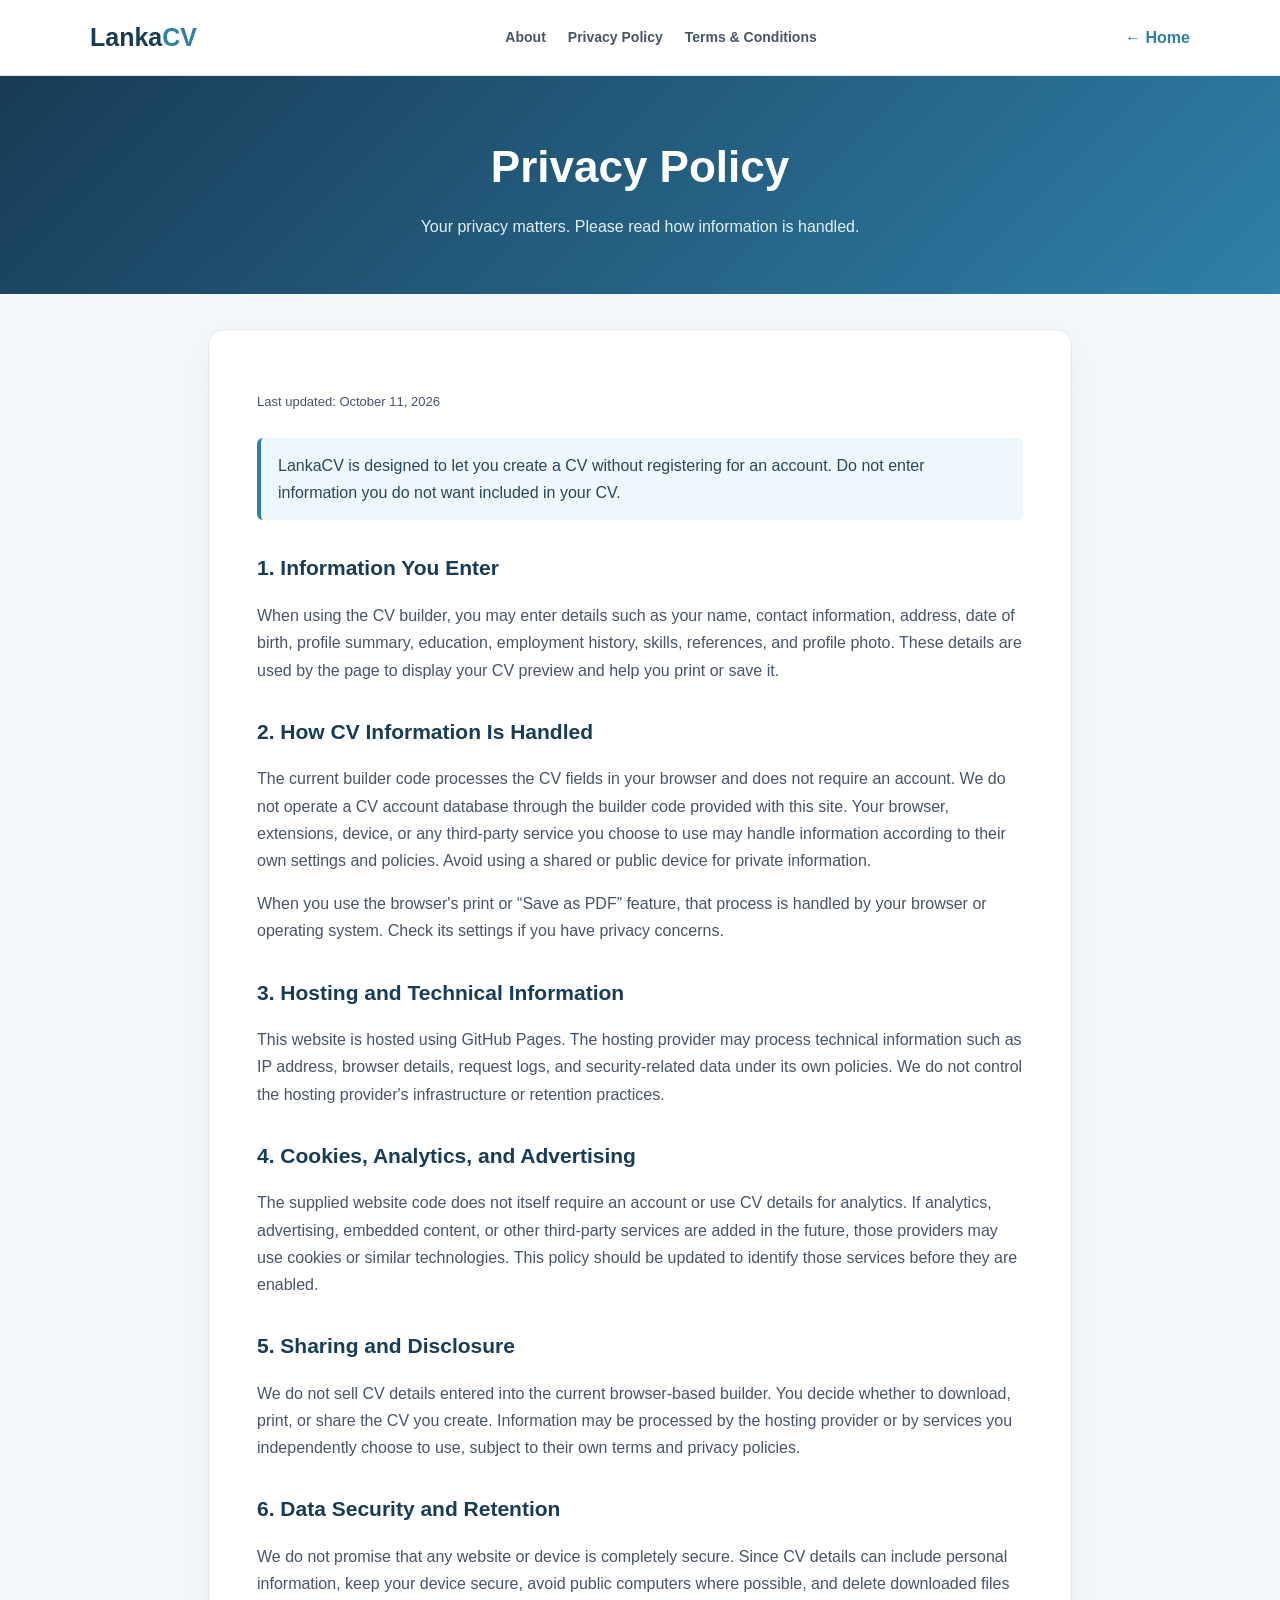
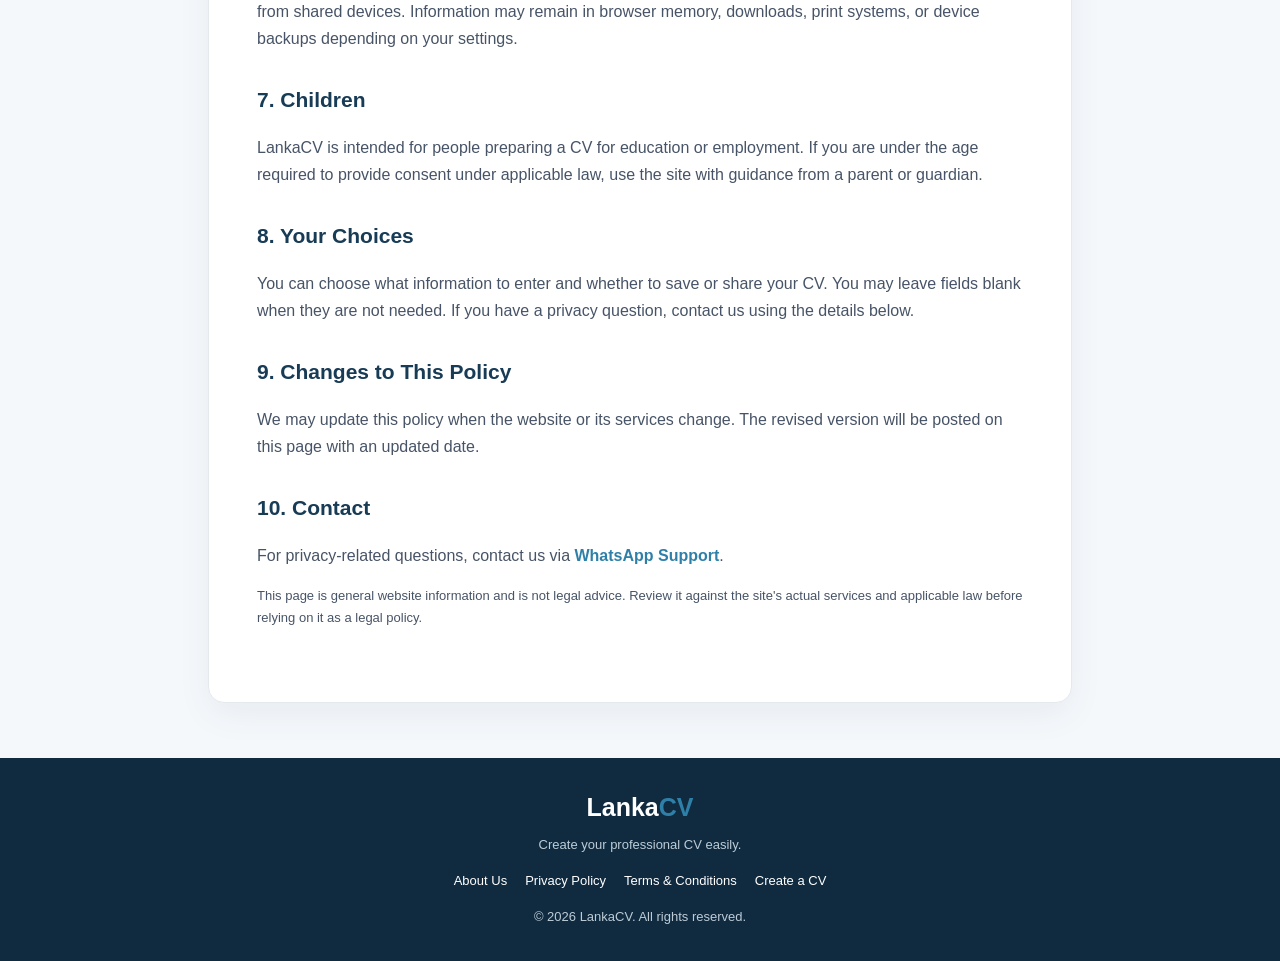
<file: privacy-policy.html>
<!DOCTYPE html>
<html lang="en">
<head>
<meta charset="UTF-8">
<meta name="viewport" content="width=device-width, initial-scale=1.0">
<meta name="robots" content="index, follow">
<link rel="canonical" href="https://npweeravansha.github.io/LankaCV/privacy-policy.html">
<link rel="stylesheet" href="policy.css">
<title>Privacy Policy | LankaCV</title>
<meta name="description" content="Read how LankaCV handles information when you use our online CV builder.">
</head>
<body>
<header class="policy-nav">
<a class="brand" href="index.html">Lanka<span>CV</span></a>
<nav class="navlinks"><a href="about.html">About</a><a href="privacy-policy.html">Privacy Policy</a><a href="terms.html">Terms &amp; Conditions</a></nav>
<a class="backlink" href="index.html">← Home</a>
</header>
<section class="hero"><h1>Privacy Policy</h1><p>Your privacy matters. Please read how information is handled.</p></section>
<main class="wrap"><article class="content">

<p class="updated">Last updated: October 11, 2026</p>
<div class="notice">LankaCV is designed to let you create a CV without registering for an account. Do not enter information you do not want included in your CV.</div>
<h2>1. Information You Enter</h2>
<p>When using the CV builder, you may enter details such as your name, contact information, address, date of birth, profile summary, education, employment history, skills, references, and profile photo. These details are used by the page to display your CV preview and help you print or save it.</p>
<h2>2. How CV Information Is Handled</h2>
<p>The current builder code processes the CV fields in your browser and does not require an account. We do not operate a CV account database through the builder code provided with this site. Your browser, extensions, device, or any third-party service you choose to use may handle information according to their own settings and policies. Avoid using a shared or public device for private information.</p>
<p>When you use the browser's print or “Save as PDF” feature, that process is handled by your browser or operating system. Check its settings if you have privacy concerns.</p>
<h2>3. Hosting and Technical Information</h2>
<p>This website is hosted using GitHub Pages. The hosting provider may process technical information such as IP address, browser details, request logs, and security-related data under its own policies. We do not control the hosting provider's infrastructure or retention practices.</p>
<h2>4. Cookies, Analytics, and Advertising</h2>
<p>The supplied website code does not itself require an account or use CV details for analytics. If analytics, advertising, embedded content, or other third-party services are added in the future, those providers may use cookies or similar technologies. This policy should be updated to identify those services before they are enabled.</p>
<h2>5. Sharing and Disclosure</h2>
<p>We do not sell CV details entered into the current browser-based builder. You decide whether to download, print, or share the CV you create. Information may be processed by the hosting provider or by services you independently choose to use, subject to their own terms and privacy policies.</p>
<h2>6. Data Security and Retention</h2>
<p>We do not promise that any website or device is completely secure. Since CV details can include personal information, keep your device secure, avoid public computers where possible, and delete downloaded files from shared devices. Information may remain in browser memory, downloads, print systems, or device backups depending on your settings.</p>
<h2>7. Children</h2>
<p>LankaCV is intended for people preparing a CV for education or employment. If you are under the age required to provide consent under applicable law, use the site with guidance from a parent or guardian.</p>
<h2>8. Your Choices</h2>
<p>You can choose what information to enter and whether to save or share your CV. You may leave fields blank when they are not needed. If you have a privacy question, contact us using the details below.</p>
<h2>9. Changes to This Policy</h2>
<p>We may update this policy when the website or its services change. The revised version will be posted on this page with an updated date.</p>
<h2>10. Contact</h2>
<p>For privacy-related questions, contact us via <a href="https://wa.me/94740805873" style="color:#2f80a8;font-weight:700">WhatsApp Support</a>.</p>
<p class="updated">This page is general website information and is not legal advice. Review it against the site's actual services and applicable law before relying on it as a legal policy.</p>
</article></main>
<footer class="site-footer"><a class="brand" style="color:#fff" href="index.html">Lanka<span>CV</span></a><p>Create your professional CV easily.</p><nav class="footerlinks"><a href="about.html">About Us</a><a href="privacy-policy.html">Privacy Policy</a><a href="terms.html">Terms &amp; Conditions</a><a href="builder.html">Create a CV</a></nav><p>© 2026 LankaCV. All rights reserved.</p></footer>
</body></html>
</file>
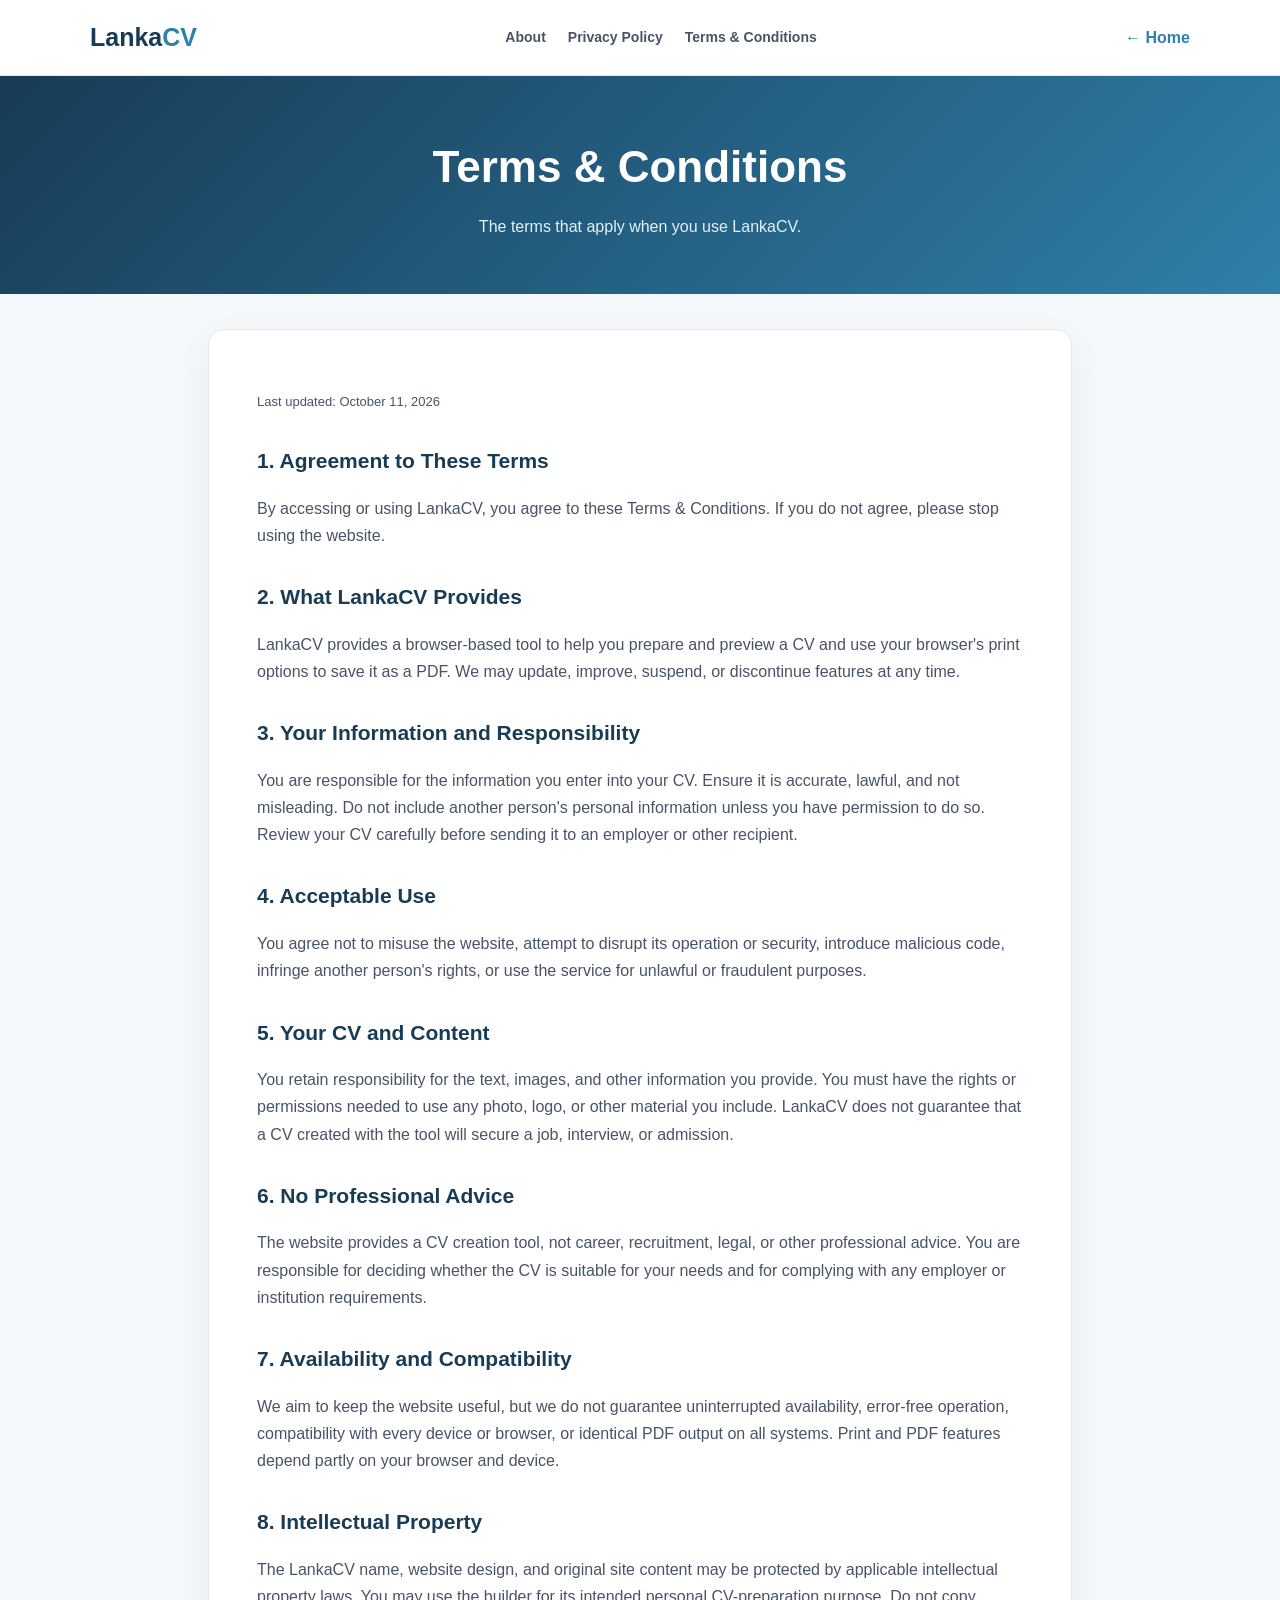
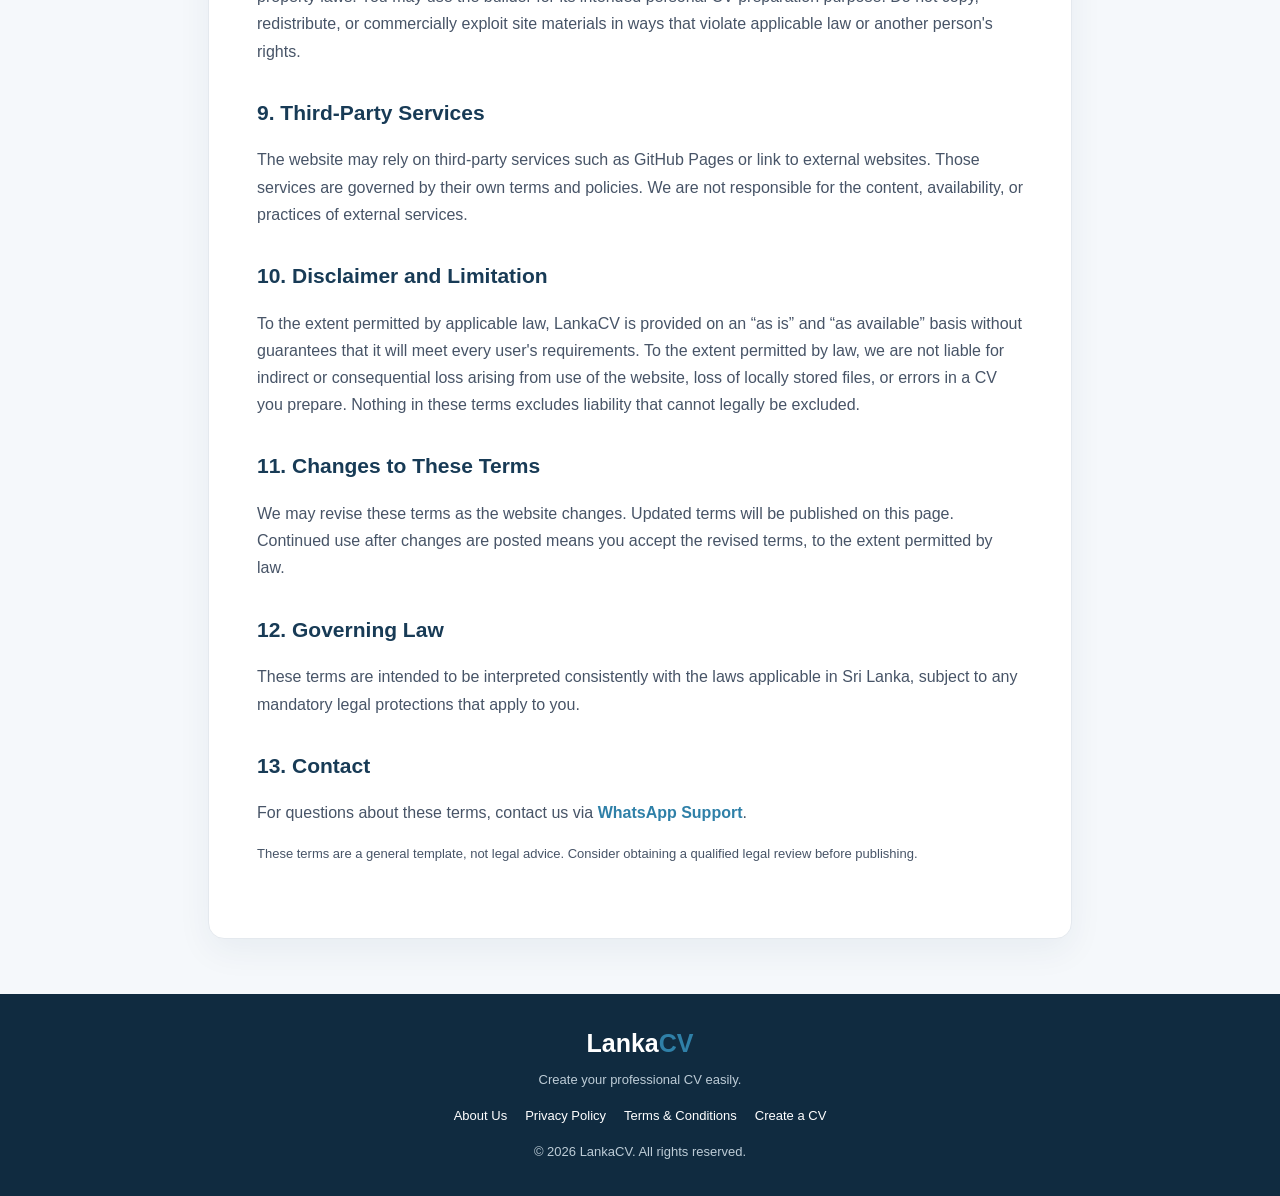
<file: terms.html>
<!DOCTYPE html>
<html lang="en">
<head>
<meta charset="UTF-8">
<meta name="viewport" content="width=device-width, initial-scale=1.0">
<meta name="robots" content="index, follow">
<link rel="canonical" href="https://npweeravansha.github.io/LankaCV/terms.html">
<link rel="stylesheet" href="policy.css">
<title>Terms & Conditions | LankaCV</title>
<meta name="description" content="Terms and conditions for using the LankaCV online CV builder.">
</head>
<body>
<header class="policy-nav">
<a class="brand" href="index.html">Lanka<span>CV</span></a>
<nav class="navlinks"><a href="about.html">About</a><a href="privacy-policy.html">Privacy Policy</a><a href="terms.html">Terms &amp; Conditions</a></nav>
<a class="backlink" href="index.html">← Home</a>
</header>
<section class="hero"><h1>Terms & Conditions</h1><p>The terms that apply when you use LankaCV.</p></section>
<main class="wrap"><article class="content">

<p class="updated">Last updated: October 11, 2026</p>
<h2>1. Agreement to These Terms</h2>
<p>By accessing or using LankaCV, you agree to these Terms &amp; Conditions. If you do not agree, please stop using the website.</p>
<h2>2. What LankaCV Provides</h2>
<p>LankaCV provides a browser-based tool to help you prepare and preview a CV and use your browser's print options to save it as a PDF. We may update, improve, suspend, or discontinue features at any time.</p>
<h2>3. Your Information and Responsibility</h2>
<p>You are responsible for the information you enter into your CV. Ensure it is accurate, lawful, and not misleading. Do not include another person's personal information unless you have permission to do so. Review your CV carefully before sending it to an employer or other recipient.</p>
<h2>4. Acceptable Use</h2>
<p>You agree not to misuse the website, attempt to disrupt its operation or security, introduce malicious code, infringe another person's rights, or use the service for unlawful or fraudulent purposes.</p>
<h2>5. Your CV and Content</h2>
<p>You retain responsibility for the text, images, and other information you provide. You must have the rights or permissions needed to use any photo, logo, or other material you include. LankaCV does not guarantee that a CV created with the tool will secure a job, interview, or admission.</p>
<h2>6. No Professional Advice</h2>
<p>The website provides a CV creation tool, not career, recruitment, legal, or other professional advice. You are responsible for deciding whether the CV is suitable for your needs and for complying with any employer or institution requirements.</p>
<h2>7. Availability and Compatibility</h2>
<p>We aim to keep the website useful, but we do not guarantee uninterrupted availability, error-free operation, compatibility with every device or browser, or identical PDF output on all systems. Print and PDF features depend partly on your browser and device.</p>
<h2>8. Intellectual Property</h2>
<p>The LankaCV name, website design, and original site content may be protected by applicable intellectual property laws. You may use the builder for its intended personal CV-preparation purpose. Do not copy, redistribute, or commercially exploit site materials in ways that violate applicable law or another person's rights.</p>
<h2>9. Third-Party Services</h2>
<p>The website may rely on third-party services such as GitHub Pages or link to external websites. Those services are governed by their own terms and policies. We are not responsible for the content, availability, or practices of external services.</p>
<h2>10. Disclaimer and Limitation</h2>
<p>To the extent permitted by applicable law, LankaCV is provided on an “as is” and “as available” basis without guarantees that it will meet every user's requirements. To the extent permitted by law, we are not liable for indirect or consequential loss arising from use of the website, loss of locally stored files, or errors in a CV you prepare. Nothing in these terms excludes liability that cannot legally be excluded.</p>
<h2>11. Changes to These Terms</h2>
<p>We may revise these terms as the website changes. Updated terms will be published on this page. Continued use after changes are posted means you accept the revised terms, to the extent permitted by law.</p>
<h2>12. Governing Law</h2>
<p>These terms are intended to be interpreted consistently with the laws applicable in Sri Lanka, subject to any mandatory legal protections that apply to you.</p>
<h2>13. Contact</h2>
<p>For questions about these terms, contact us via <a href="https://wa.me/94740805873" style="color:#2f80a8;font-weight:700">WhatsApp Support</a>.</p>
<p class="updated">These terms are a general template, not legal advice. Consider obtaining a qualified legal review before publishing.</p>
</article></main>
<footer class="site-footer"><a class="brand" style="color:#fff" href="index.html">Lanka<span>CV</span></a><p>Create your professional CV easily.</p><nav class="footerlinks"><a href="about.html">About Us</a><a href="privacy-policy.html">Privacy Policy</a><a href="terms.html">Terms &amp; Conditions</a><a href="builder.html">Create a CV</a></nav><p>© 2026 LankaCV. All rights reserved.</p></footer>
</body></html>
</file>
<file: landing.css>
*{
    box-sizing:border-box;
    margin:0;
    padding:0;
}

html{
    scroll-behavior:smooth;
}

:root{
    --primary:#183b56;
    --secondary:#2f80a8;
    --light:#f4f8fb;
    --text:#182230;
    --muted:#667085;
    --border:#e4e9ee;
    --white:#ffffff;
}

body{
    font-family:Arial,"Segoe UI",sans-serif;
    color:var(--text);
    background:white;
    overflow-x:hidden;
}

button{
    font-family:inherit;
}

a{
    text-decoration:none;
    color:inherit;
}


/* ================= NAVBAR ================= */

.navbar{
    width:100%;
    height:76px;
    padding:0 6%;
    display:flex;
    align-items:center;
    justify-content:space-between;
    background:white;
    border-bottom:1px solid #edf0f3;
    position:sticky;
    top:0;
    z-index:100;
}

.logo{
    font-size:25px;
    font-weight:900;
    color:var(--primary);
}

.logo span,
.footer-logo span{
    color:var(--secondary);
}

.navbar nav{
    display:flex;
    align-items:center;
    gap:28px;
}

.navbar nav a{
    font-size:14px;
    color:#475467;
    font-weight:600;
}

.navbar nav a:hover{
    color:var(--primary);
}

.nav-btn{
    border:0;
    background:var(--primary);
    color:white;
    padding:11px 19px;
    border-radius:8px;
    font-weight:700;
    cursor:pointer;
}

.menu-btn{
    display:none;
    border:0;
    background:none;
    font-size:25px;
    cursor:pointer;
}


/* ================= MOBILE MENU ================= */

.mobile-menu{
    display:none;
    position:fixed;
    top:76px;
    left:0;
    right:0;
    background:white;
    padding:20px;
    box-shadow:0 10px 25px rgba(0,0,0,.1);
    z-index:99;
}

.mobile-menu.open{
    display:flex;
    flex-direction:column;
    gap:15px;
}

.mobile-menu a{
    padding:10px;
    font-weight:600;
}

.mobile-menu button{
    border:0;
    padding:13px;
    border-radius:8px;
    background:var(--primary);
    color:white;
    font-weight:700;
}


/* ================= HERO ================= */

.hero{
    min-height:650px;
    padding:80px 6%;
    background:
        radial-gradient(circle at 85% 20%,#dceff8 0,transparent 30%),
        linear-gradient(135deg,#f8fbfd,#eef5f9);
    display:grid;
    grid-template-columns:1fr 1fr;
    gap:60px;
    align-items:center;
}

.hero-content{
    max-width:620px;
}

.badge{
    display:inline-block;
    padding:8px 13px;
    border-radius:30px;
    background:#e2f1f7;
    color:var(--primary);
    font-size:12px;
    font-weight:700;
    margin-bottom:20px;
}

.hero h1{
    font-size:58px;
    line-height:1.05;
    letter-spacing:-2px;
    color:#142536;
}

.hero h1 span{
    display:block;
    color:var(--secondary);
}

.hero p{
    max-width:570px;
    margin-top:22px;
    font-size:17px;
    line-height:1.7;
    color:var(--muted);
}

.hero-buttons{
    display:flex;
    gap:12px;
    margin-top:30px;
}

.primary-btn{
    border:0;
    background:var(--primary);
    color:white;
    padding:15px 24px;
    border-radius:9px;
    font-size:15px;
    font-weight:800;
    cursor:pointer;
    box-shadow:0 8px 20px rgba(24,59,86,.18);
}

.primary-btn:hover{
    transform:translateY(-2px);
}

.primary-btn span{
    margin-left:8px;
}

.secondary-btn{
    background:white;
    border:1px solid #ccd6df;
    color:var(--primary);
    padding:15px 24px;
    border-radius:9px;
    font-weight:700;
    cursor:pointer;
}

.trust{
    display:flex;
    flex-wrap:wrap;
    gap:18px;
    margin-top:25px;
    color:#667085;
    font-size:12px;
    font-weight:600;
}


/* ================= HERO MOCK CV ================= */

.hero-preview{
    display:flex;
    justify-content:center;
    perspective:1000px;
}

.mock-cv{
    width:390px;
    height:510px;
    background:white;
    display:grid;
    grid-template-columns:115px 1fr;
    box-shadow:0 25px 60px rgba(24,59,86,.2);
    transform:rotateY(-7deg) rotateX(3deg);
    border-radius:5px;
    overflow:hidden;
}

.mock-sidebar{
    background:var(--primary);
    padding:30px 17px;
}

.mock-photo{
    width:70px;
    height:70px;
    border-radius:50%;
    background:#d9e8ef;
    display:flex;
    align-items:center;
    justify-content:center;
    margin:0 auto 25px;
    font-size:28px;
}

.mock-line{
    width:75%;
    height:5px;
    border-radius:5px;
    background:rgba(255,255,255,.35);
    margin-bottom:8px;
}

.mock-line.long{
    width:90%;
}

.mock-title{
    color:#9ed2e5;
    font-size:7px;
    font-weight:bold;
    letter-spacing:1px;
    margin:27px 0 9px;
}

.mock-content{
    padding:38px 27px;
}

.mock-name{
    font-size:24px;
    font-weight:900;
    color:var(--primary);
}

.mock-job{
    color:var(--secondary);
    font-size:9px;
    margin-top:6px;
}

.mock-section{
    margin-top:30px;
    padding-bottom:6px;
    border-bottom:1px solid #dfe5e9;
    font-size:8px;
    font-weight:800;
    letter-spacing:1px;
    color:var(--primary);
}

.mock-text{
    height:5px;
    background:#e4e8eb;
    margin-top:9px;
    border-radius:4px;
}

.mock-text.short{
    width:60%;
}

.mock-heading{
    width:70%;
    height:8px;
    background:#ccd6dd;
    margin-top:12px;
    border-radius:3px;
}


/* ================= SECTIONS ================= */

.section{
    padding:90px 6%;
}

.section-heading{
    max-width:700px;
    margin:0 auto 45px;
    text-align:center;
}

.section-heading span{
    font-size:11px;
    font-weight:900;
    letter-spacing:2px;
    color:var(--secondary);
}

.section-heading h2{
    margin-top:10px;
    font-size:36px;
    color:var(--primary);
}

.section-heading p{
    margin-top:12px;
    color:var(--muted);
    line-height:1.6;
}


/* ================= FEATURES ================= */

.features{
    background:white;
}

.feature-grid{
    max-width:1150px;
    margin:auto;
    display:grid;
    grid-template-columns:repeat(3,1fr);
    gap:20px;
}

.feature-card{
    border:1px solid var(--border);
    padding:28px;
    border-radius:14px;
    background:white;
    transition:.2s;
}

.feature-card:hover{
    transform:translateY(-5px);
    box-shadow:0 15px 35px rgba(0,0,0,.07);
}

.feature-icon{
    width:48px;
    height:48px;
    display:flex;
    align-items:center;
    justify-content:center;
    background:#edf6fa;
    border-radius:12px;
    font-size:22px;
    margin-bottom:18px;
}

.feature-card h3{
    font-size:17px;
    color:var(--primary);
}

.feature-card p{
    margin-top:9px;
    font-size:13px;
    line-height:1.6;
    color:var(--muted);
}


/* ================= HOW ================= */

.how{
    background:var(--light);
}

.steps{
    max-width:850px;
    margin:auto;
    display:grid;
    gap:18px;
}

.step{
    background:white;
    border:1px solid var(--border);
    border-radius:14px;
    padding:24px;
    display:flex;
    gap:20px;
    align-items:flex-start;
}

.step-number{
    width:45px;
    height:45px;
    flex-shrink:0;
    border-radius:50%;
    background:var(--primary);
    color:white;
    display:flex;
    align-items:center;
    justify-content:center;
    font-weight:900;
    font-size:12px;
}

.step h3{
    color:var(--primary);
    font-size:17px;
}

.step p{
    margin-top:6px;
    color:var(--muted);
    line-height:1.6;
    font-size:13px;
}

.center-btn{
    display:block;
    margin:35px auto 0;
}


/* ================= TEMPLATES ================= */

.template-grid{
    max-width:1000px;
    margin:auto;
    display:grid;
    grid-template-columns:repeat(3,1fr);
    gap:25px;
}

.template-card{
    text-align:center;
}

.template-preview{
    height:350px;
    border:1px solid #dfe5e9;
    background:white;
    box-shadow:0 10px 25px rgba(0,0,0,.07);
    margin-bottom:18px;
    overflow:hidden;
}

.modern-preview{
    display:grid;
    grid-template-columns:32% 68%;
}

.tp-side{
    background:var(--primary);
}

.tp-content{
    padding:30px 20px;
    text-align:left;
}

.tp-name{
    width:80%;
    height:14px;
    background:var(--primary);
}

.tp-job{
    width:45%;
    height:6px;
    background:#78b6ce;
    margin-top:8px;
}

.tp-heading{
    width:55%;
    height:7px;
    background:var(--primary);
    margin-top:28px;
}

.tp-text{
    width:100%;
    height:5px;
    background:#e2e6e9;
    margin-top:9px;
}

.tp-text.small{
    width:65%;
}

.classic-preview{
    padding:25px;
}

.classic-top{
    height:35px;
    background:var(--primary);
}

.classic-body{
    padding:20px;
}

.classic-name{
    width:60%;
    height:13px;
    background:var(--primary);
    margin:auto;
}

.classic-job{
    width:35%;
    height:6px;
    background:#a5afb7;
    margin:8px auto 25px;
}

.classic-heading{
    width:45%;
    height:7px;
    background:var(--primary);
    margin-top:22px;
}

.classic-text{
    width:100%;
    height:5px;
    background:#e1e5e8;
    margin-top:9px;
}

.minimal-preview{
    padding:35px;
    text-align:left;
}

.minimal-name{
    width:65%;
    height:15px;
    background:#333;
}

.minimal-job{
    width:40%;
    height:6px;
    background:#9aa2a8;
    margin-top:8px;
}

.minimal-heading{
    width:45%;
    height:7px;
    background:#333;
    margin-top:35px;
}

.minimal-text{
    width:100%;
    height:5px;
    background:#e2e5e7;
    margin-top:9px;
}

.template-card h3{
    color:var(--primary);
}

.template-card p{
    margin-top:5px;
    color:var(--muted);
    font-size:12px;
}


/* ================= PDF HELP ================= */

.pdf-help{
    margin:0 6% 80px;
    padding:30px;
    background:#edf6fa;
    border:1px solid #d5e8ef;
    border-radius:16px;
    display:flex;
    justify-content:space-between;
    align-items:center;
    gap:25px;
}

.pdf-help>div{
    display:flex;
    align-items:center;
    gap:18px;
}

.help-icon{
    width:48px;
    height:48px;
    border-radius:50%;
    background:var(--primary);
    color:white;
    display:flex;
    align-items:center;
    justify-content:center;
    font-weight:900;
}

.pdf-help h2{
    color:var(--primary);
    font-size:20px;
}

.pdf-help p{
    color:var(--muted);
    margin-top:5px;
    font-size:13px;
}

.pdf-help button{
    flex-shrink:0;
    border:0;
    background:var(--primary);
    color:white;
    padding:13px 18px;
    border-radius:8px;
    font-weight:700;
    cursor:pointer;
}


/* ================= CTA ================= */

.cta{
    text-align:center;
    padding:90px 20px;
    background:var(--primary);
    color:white;
}

.cta h2{
    font-size:38px;
}

.cta p{
    margin-top:10px;
    opacity:.8;
}

.cta .primary-btn{
    margin-top:25px;
    background:white;
    color:var(--primary);
}


/* ================= FOOTER ================= */

footer{
    background:#102b3e;
    color:white;
    text-align:center;
    padding:40px 20px;
}

.footer-logo{
    font-size:23px;
    font-weight:900;
}

footer p{
    margin-top:8px;
    font-size:13px;
    opacity:.7;
}

footer small{
    display:block;
    margin-top:22px;
    font-size:11px;
    opacity:.5;
}


/* ================= MODAL ================= */

.modal{
    display:none;
    position:fixed;
    inset:0;
    background:rgba(10,25,35,.65);
    z-index:500;
    padding:25px;
    overflow-y:auto;
}

.modal.open{
    display:flex;
    align-items:center;
    justify-content:center;
}

.modal-box{
    width:100%;
    max-width:650px;
    background:white;
    border-radius:18px;
    padding:35px;
    position:relative;
    max-height:90vh;
    overflow-y:auto;
}

.close-modal{
    position:absolute;
    top:15px;
    right:18px;
    border:0;
    background:#f0f2f4;
    width:34px;
    height:34px;
    border-radius:50%;
    font-size:23px;
    cursor:pointer;
}

.modal-icon{
    font-size:35px;
}

.modal-box h2{
    margin-top:12px;
    color:var(--primary);
    font-size:25px;
}

.modal-intro{
    margin-top:8px;
    color:var(--muted);
    line-height:1.6;
}

.instruction{
    display:flex;
    gap:15px;
    margin-top:20px;
    padding:16px;
    border:1px solid var(--border);
    border-radius:10px;
}

.instruction-number{
    width:30px;
    height:30px;
    flex-shrink:0;
    background:var(--primary);
    color:white;
    border-radius:50%;
    display:flex;
    justify-content:center;
    align-items:center;
    font-weight:900;
}

.instruction h3{
    color:var(--primary);
    font-size:14px;
}

.instruction p{
    margin-top:5px;
    color:#667085;
    line-height:1.6;
    font-size:13px;
}

.tip{
    margin-top:20px;
    padding:15px;
    border-radius:9px;
    background:#fff7df;
    color:#68551d;
    font-size:13px;
    line-height:1.6;
}

.modal-builder-btn{
    width:100%;
    margin-top:20px;
    border:0;
    padding:14px;
    background:var(--primary);
    color:white;
    border-radius:8px;
    font-weight:800;
    cursor:pointer;
}


/* ================= RESPONSIVE ================= */

@media(max-width:900px){

    .navbar{
        padding:0 20px;
    }

    .navbar nav{
        display:none;
    }

    .menu-btn{
        display:block;
    }

    .hero{
        grid-template-columns:1fr;
        padding:60px 6%;
        text-align:center;
    }

    .hero-content{
        margin:auto;
    }

    .hero h1{
        font-size:45px;
    }

    .hero-buttons,
    .trust{
        justify-content:center;
    }

    .hero-preview{
        margin-top:20px;
    }

    .feature-grid{
        grid-template-columns:1fr 1fr;
    }

    .template-grid{
        grid-template-columns:1fr 1fr;
    }

    .pdf-help{
        flex-direction:column;
        align-items:flex-start;
    }

}


@media(max-width:600px){

    .section{
        padding:65px 20px;
    }

    .hero{
        padding:50px 20px;
    }

    .hero h1{
        font-size:38px;
        letter-spacing:-1px;
    }

    .hero p{
        font-size:14px;
    }

    .hero-buttons{
        flex-direction:column;
    }

    .primary-btn,
    .secondary-btn{
        width:100%;
    }

    .mock-cv{
        width:300px;
        height:400px;
        grid-template-columns:90px 1fr;
    }

    .mock-content{
        padding:25px 18px;
    }

    .mock-name{
        font-size:18px;
    }

    .feature-grid,
    .template-grid{
        grid-template-columns:1fr;
    }

    .section-heading h2{
        font-size:28px;
    }

    .pdf-help{
        margin:0 20px 60px;
        padding:22px;
    }

    .pdf-help>div{
        align-items:flex-start;
    }

    .pdf-help h2{
        font-size:17px;
    }

    .pdf-help button{
        width:100%;
    }

    .cta h2{
        font-size:30px;
    }

    .modal{
        padding:10px;
    }

    .modal-box{
        padding:25px 18px;
    }

    .modal-box h2{
        font-size:20px;
    }

}
/* About and legal page links */
.footer-policy-links{display:flex;justify-content:center;flex-wrap:wrap;gap:20px;margin:16px 0}
.footer-policy-links a{font-size:13px;color:#dce8ef}
.footer-policy-links a:hover{text-decoration:underline}
</file>
<file: policy.css>
*{box-sizing:border-box}html{scroll-behavior:smooth}body{margin:0;font-family:Arial,"Segoe UI",sans-serif;color:#182230;background:#f5f8fb;line-height:1.7}a{color:inherit;text-decoration:none}.policy-nav{height:76px;padding:0 max(5%,calc((100% - 1100px)/2));display:flex;align-items:center;justify-content:space-between;background:#fff;border-bottom:1px solid #e4e9ee}.brand{font-size:25px;font-weight:900;color:#183b56}.brand span{color:#2f80a8}.navlinks{display:flex;gap:22px;align-items:center;font-size:14px;font-weight:700;color:#475467}.navlinks a:hover,.active{color:#2f80a8!important}.backlink{color:#2f80a8;font-weight:700}.hero{background:linear-gradient(135deg,#183b56,#2f80a8);color:white;padding:54px 20px;text-align:center}.hero h1{font-size:clamp(30px,5vw,44px);margin:0 0 8px}.hero p{margin:0;color:#e4f2fa}.wrap{max-width:900px;margin:35px auto 55px;padding:0 18px}.content{background:#fff;border:1px solid #e4e9ee;border-radius:16px;padding:clamp(22px,5vw,48px);box-shadow:0 12px 35px rgba(24,59,86,.06)}.content h2{font-size:21px;color:#183b56;margin:30px 0 8px}.content h2:first-child{margin-top:0}.content p,.content li{color:#475467}.content ul{padding-left:23px}.updated{font-size:13px;color:#667085;margin-bottom:25px}.notice{background:#eef7fb;border-left:4px solid #2f80a8;padding:14px 17px;border-radius:6px;color:#28465a;margin:20px 0}.site-footer{background:#102b40;color:#dce8ef;padding:28px 18px;text-align:center}.site-footer p{margin:5px 0;color:#bdccd6;font-size:13px}.footerlinks{display:flex;justify-content:center;flex-wrap:wrap;gap:18px;margin:14px 0}.footerlinks a{font-size:13px;color:white}.footerlinks a:hover{text-decoration:underline}@media(max-width:650px){.policy-nav{height:auto;min-height:68px;padding:14px 18px;gap:12px;align-items:flex-start;flex-direction:column}.navlinks{gap:14px;flex-wrap:wrap}.hero{padding:42px 18px}.wrap{margin-top:22px}.content{padding:23px 19px}}
</file>
<file: style.css>
@import url('https://fonts.googleapis.com/css2?family=Noto+Sans+Sinhala:wght@400;500;600;700;800;900&display=swap');
*{ box-sizing:border-box; margin:0; padding:0; }

:root{
    --primary:#183b56; --secondary:#2f80a8; --light:#f4f8fb;
    --text:#182230; --muted:#667085; --border:#e4e9ee; --white:#ffffff;
}
html{ scroll-behavior:smooth; }
body{ font-family:Arial, "Segoe UI", sans-serif, "Noto Sans Sinhala"; background:#f4f8fb; color:var(--text); overflow-x:hidden; }
button, input, textarea{ font-family:inherit; }

/* BUILDER NAVBAR */
.builder-navbar{ width:100%; height:76px; padding:0 6%; display:flex; align-items:center; justify-content:space-between; background:white; border-bottom:1px solid #edf0f3; position:sticky; top:0; z-index:1000; }
.builder-logo{ text-decoration:none; font-size:25px; font-weight:900; color:#183b56; }
.builder-logo span{ color:#2f80a8; }
.builder-nav-right{ display:flex; align-items:center; gap:12px; }

/* NEW WHATSAPP BUTTON */
.wa-btn { text-decoration: none; padding: 10px 15px; border-radius: 8px; background: #25D366; color: white; font-size: 13px; font-weight: 700; transition: .2s; }
.wa-btn:hover { background: #1ebc59; transform: translateY(-1px); }

.home-btn{ text-decoration:none; padding:10px 17px; border:1px solid #ccd6df; border-radius:8px; color:#183b56; background:#ffffff; font-size:14px; font-weight:700; transition:.2s; }
.home-btn:hover{ background:#f4f8fb; }
.help-btn{ border:0; background:#183b56; color:white; padding:11px 18px; border-radius:8px; font-size:13px; font-weight:700; cursor:pointer; transition:.2s; }
.help-btn:hover{ background:#2f80a8; transform:translateY(-1px); }

/* APP & EDITOR */
.app{ width:100%; display:grid; grid-template-columns:minmax(320px,430px) 1fr; align-items:start; }
.editor{ min-height:calc(100vh - 76px); padding:25px; background:#f4f8fb; border-right:1px solid #dfe6eb; }

.form-section{ margin-bottom:20px; padding:22px; background:white; border:1px solid #e4e9ee; border-radius:14px; box-shadow:0 4px 15px rgba(24,59,86,.04); }
.form-section h2{ margin-bottom:18px; color:#183b56; font-size:18px; }
.editor label{ display:block; margin-top:14px; margin-bottom:7px; font-size:13px; font-weight:700; color:#344054; }
.editor small{ display:block; margin-top:7px; color:#98a2b3; font-size:11px; }

.editor input, .editor textarea{ width:100%; padding:11px 12px; border:1px solid #d9e1e7; border-radius:8px; background:white; color:#182230; outline:none; font-size:13px; transition:.2s; }
.editor textarea{ min-height:90px; resize:vertical; line-height:1.5; }
.editor input:focus, .editor textarea:focus{ border-color:#2f80a8; box-shadow:0 0 0 3px rgba(47,128,168,.10); }
.large-textarea{ min-height:130px !important; }

/* PHOTO */
.photo-upload{ display:flex; align-items:center; gap:15px; padding-bottom:10px; }
.photo-preview{ width:80px; height:80px; flex-shrink:0; border:2px dashed #cbd5dc; border-radius:12px; background:#f7fafc; display:flex; align-items:center; justify-content:center; overflow:hidden; color:#98a2b3; font-size:12px; }
.photo-preview img{ width:100%; height:100%; object-fit:cover; display:none; }

/* RESULTS FORM INPUT BOXES */
.results-box{ margin-top:18px; border:1px solid #e4e9ee; border-radius:10px; overflow:hidden; }
.result-heading{ display:grid; grid-template-columns:1fr 100px; background:#f4f8fb; padding:10px; font-size:11px; font-weight:800; color:#475467; }
.result-row{ display:grid; grid-template-columns:1fr 100px; gap:8px; padding:8px; border-top:1px solid #edf0f3; }
.result-row input{ margin:0; }

/* DYNAMIC CARDS */
.dynamic-card{ position:relative; margin-bottom:15px; padding:18px; background:#f8fafc; border:1px solid #e2e8ee; border-radius:12px; }
.dynamic-card h4{ color:#183b56; margin-bottom:12px; padding-right:70px; }
.remove-btn{ position:absolute; top:13px; right:13px; border:0; background:#fff0f0; color:#b42318; padding:6px 9px; border-radius:6px; font-size:11px; font-weight:700; cursor:pointer; }
.remove-btn:hover{ background:#ffe0e0; }
.add-btn{ width:100%; margin-top:5px; padding:12px; border:1px dashed #aebdc8; background:#f7fafc; color:#183b56; border-radius:8px; font-weight:800; cursor:pointer; transition:.2s; }
.add-btn:hover{ background:#edf6fa; border-color:#2f80a8; }

/* THEMES & COLORS */
.theme-grid{ display:grid; grid-template-columns:repeat(2,1fr); gap:10px; }
.theme-btn{ min-height:65px; display:flex; align-items:center; gap:10px; border:1px solid #e1e7ec; border-radius:10px; background:white; color:#475467; padding:10px; font-weight:700; cursor:pointer; transition:.2s; }
.theme-btn:hover{ border-color:#2f80a8; }
.theme-btn.active{ border-color:#183b56; color:#183b56; background:#f1f7fa; box-shadow:0 0 0 2px rgba(24,59,86,.08); }
.theme-icon{ width:34px; height:43px; border-radius:3px; border:1px solid #d9e1e7; display:block; overflow:hidden; position:relative; }
.modern-icon{ background:linear-gradient(to right, #183b56 0 30%, white 30% 100%); }
.classic-icon{ background:linear-gradient(to bottom, #183b56 0 20%, white 20% 100%); }
.minimal-icon{ background:white; }
.minimal-icon::before{ content:""; position:absolute; left:6px; top:8px; width:20px; height:3px; background:#333; box-shadow:0 9px 0 #d5d9dd, 0 18px 0 #e7eaed; }
.elegant-icon{ background:linear-gradient(to right, #493267 0 15%, white 15% 100%); }
.corporate-icon{ background:linear-gradient(to bottom, #183b56 0 12%, white 12% 100%); }
.creative-icon{ background:linear-gradient(135deg, #7a3e48 0 35%, white 35% 100%); }

.color-options{ display:flex; flex-wrap:wrap; gap:10px; align-items:center; }
.color-btn{ width:32px; height:32px; border-radius:50%; border:3px solid white; outline:1px solid #d5dce2; cursor:pointer; }
.color-btn.active{ outline:2px solid #183b56; }
.custom-color{ margin:0 !important; display:flex !important; align-items:center; gap:8px; color:#475467 !important; }
.custom-color input{ width:35px !important; height:35px; padding:2px; cursor:pointer; }
.download-btn{ width:100%; padding:15px; border:0; border-radius:10px; background:#183b56; color:white; font-size:14px; font-weight:800; cursor:pointer; box-shadow:0 8px 20px rgba(24,59,86,.18); transition:.2s; }
.download-btn:hover{ background:#2f80a8; transform:translateY(-1px); }

/* PREVIEW AREA */
.preview-area{ min-height:calc(100vh - 76px); padding:45px; background:radial-gradient(circle at 20% 20%, rgba(47,128,168,.08), transparent 30%), #eef3f6; display:flex; justify-content:center; align-items:flex-start; overflow:auto; position:sticky; top:76px; height:calc(100vh - 76px); }

/* CV BASE */
.cv{ --cv-primary:var(--primary); width:794px; min-height:1123px; background:white; display:grid; grid-template-columns:220px 1fr; box-shadow:0 20px 60px rgba(0,0,0,.14); overflow:hidden; flex-shrink:0; }

/* SIDEBAR */
.sidebar{ background:var(--cv-primary); color:white; padding:30px 22px; }
.profile-photo{ width:120px; height:120px; margin:0 auto 28px; border-radius:50%; overflow:hidden; background:rgba(255,255,255,.12); border:4px solid rgba(255,255,255,.25); display:flex; align-items:center; justify-content:center; }
.profile-photo img{ width:100%; height:100%; object-fit:cover; }

.side-section{ margin-top:25px; }
.side-section.is-empty{ display:none; }
.side-section h3{ font-size:11px; letter-spacing:1.8px; color:rgba(255,255,255,.7); padding-bottom:8px; border-bottom:1px solid rgba(255,255,255,.25); margin-bottom:10px; }

/* GLOBALLY SET TEXT SIZE TO 10PX WHERE APPLICABLE */
.side-section p, .side-section li, .cv-section > p, .dynamic-preview p, .education-meta span, .preview-meta span { 
    font-size:11px; 
    overflow-wrap:anywhere; /* Prevents long URLs from breaking the layout */
    line-height: 1.6; 
}
#socialSideSection p { margin-bottom: 4px; } /* Adds slight gap between links */

/* LIST STYLES FOR SKILLS & LANGUAGES */
.side-section ul { padding-left: 15px; margin: 0; }
.side-section li { margin-bottom: 5px; }

/* CV CONTENT */
.cv-content{ padding:45px 40px 35px; min-width:0; }
.cv-name{ padding-bottom:25px; border-bottom:2px solid #e8edf0; }
.cv-name h1{ color:var(--cv-primary); font-size:34px; line-height:1.1; font-weight:900; word-break:break-word; }
.cv-name h2{ color:#667085; font-size:13px; margin-top:8px; letter-spacing:1px; font-weight:700; }

.cv-section{ margin-top:28px; }
.cv-section.is-empty{ display:none; }
.cv-section > h3{ color:var(--cv-primary); font-size:11.1px; letter-spacing:1.4px; padding-bottom:8px; border-bottom:2px solid #edf0f2; margin-bottom:14px; }
.cv-section > p{ white-space:pre-line; font-size: 11px; }

.dynamic-preview{ margin-bottom:18px; }
.dynamic-preview h4{ color:#182230; font-size:13px; margin-bottom:7px; }
.preview-meta{ display:flex; flex-wrap:wrap; gap:7px; }
.preview-meta span{ color:#667085; padding-right:8px; border-right:1px solid #d5dbe0; }
.preview-meta span:last-child{ border-right:0; }
.dynamic-preview p{ margin-top:8px; color:#475467; white-space:pre-line; }

/* EDUCATION */
.education-block h4{ font-size:13px; color:#182230; margin-bottom:7px; }
.education-meta{ display:flex; flex-wrap:wrap; gap:8px; margin-bottom:12px; }
.education-meta span{ color:#667085; font-size:11px; }
.education-meta span:not(:last-child)::after{ content:" •"; margin-left:8px; }

/* NEW UNIFIED GRID FOR A/L & O/L (2 COLUMNS) */
.results-table-grid { display: grid; grid-template-columns: repeat(2, 1fr); gap: 0 20px; margin-top: 5px; }
.result-table-item { display: flex; justify-content: space-between; padding: 6px 4px; border-bottom: 1px solid #edf0f2; font-size: 11px; }
.result-table-item span:last-child { font-weight: 600; color: var(--cv-primary); }

/* FOOTER */
.cv-footer{ margin-top:45px; padding-top:20px; border-top:1px solid #e5e9ec; }
.declaration p{ font-size:11px; color:#1b1b1b; line-height:1.7; }
.signature-area{ display:flex; justify-content:space-between; align-items:flex-start; gap:40px; margin-top:50px; }
.footer-item{ width:130px; text-align:center; }
.footer-line{ border-top:1px solid #667085; margin-bottom:7px; }
.footer-item span{ color:#667085; font-size:11px; }

.feedback-btn {
    display: inline-block;
    margin: 20px auto;
    padding: 12px 24px;
    background: #2563eb;
    color: white;
    text-decoration: none;
    border-radius: 8px;
    font-weight: 600;
    text-align: center;
}

.feedback-btn:hover {
    opacity: 0.9;
}

/* THEMES */
.cv.modern{ grid-template-columns:220px 1fr; }
.cv.modern .sidebar{ background:var(--cv-primary); }

.cv.classic{ display:block; }
.cv.classic .sidebar{ min-height:auto; display:grid; grid-template-columns:150px 1fr; align-items:center; gap:25px; padding:25px 40px; }
.cv.classic .sidebar-brand{ grid-column:1 / -1; margin:0; }
.cv.classic .profile-photo{ margin:0; width:100px; height:100px; }
.cv.classic .side-section{ display:none; }
.cv.classic .cv-content{ padding:35px 55px; }
.cv.classic .cv-name{ text-align:center; }
.cv.classic .cv-name h1{ font-family:Georgia,serif; }
.cv.classic .cv-section > h3{ border-bottom:1px solid #999; }

.cv.minimal{ display:block; }
.cv.minimal .sidebar{ display:none; }
.cv.minimal .cv-content{ padding:65px 70px; }
.cv.minimal .cv-name{ border-bottom:0; padding-bottom:10px; }
.cv.minimal .cv-name h1{ font-size:40px; color:var(--cv-primary); }
.cv.minimal .cv-name h2{ color:#777; }
.cv.minimal .cv-section > h3{ color:var(--cv-primary); border-bottom:2px solid var(--cv-primary); }

.cv.elegant{ grid-template-columns:190px 1fr; }
.cv.elegant .sidebar{ background:linear-gradient(180deg, var(--cv-primary), color-mix(in srgb, var(--cv-primary) 75%, black)); }
.cv.elegant .cv-name h1{ font-family:Georgia,serif; font-weight:700; }
.cv.elegant .cv-section > h3{ font-family:Georgia,serif; letter-spacing:2px; }

.cv.corporate{ grid-template-columns:200px 1fr; }
.cv.corporate .sidebar{ background:var(--cv-primary); }
.cv.corporate .cv-name{ border-bottom:4px solid var(--cv-primary); }
.cv.corporate .cv-section > h3{ background:#f1f4f6; padding:8px; border-left:4px solid var(--cv-primary); border-bottom:0; }

.cv.creative{ grid-template-columns:205px 1fr; }
.cv.creative .sidebar{ background:linear-gradient(160deg, var(--cv-primary), color-mix(in srgb, var(--cv-primary) 70%, #2f80a8)); }
.cv.creative .cv-name{ border-bottom:0; }
.cv.creative .cv-name h1{ font-size:38px; }
.cv.creative .cv-section > h3{ display:inline-block; background:var(--cv-primary); color:white; padding:6px 10px; border:0; border-radius:4px; }

/* MODAL */
.modal{ display:none; position:fixed; inset:0; background:rgba(10,25,35,.65); z-index:5000; padding:25px; overflow-y:auto; }
.modal.open{ display:flex; align-items:center; justify-content:center; }
.modal-box{ width:100%; max-width:650px; background:white; border-radius:18px; padding:35px; position:relative; max-height:90vh; overflow-y:auto; box-shadow:0 25px 70px rgba(0,0,0,.25); }
.close-modal{ position:absolute; top:15px; right:18px; border:0; background:#f0f2f4; width:34px; height:34px; border-radius:50%; font-size:23px; cursor:pointer; }
.modal-icon{ font-size:35px; }
.modal-box h2{ margin-top:12px; color:#183b56; font-size:25px; line-height:1.35; }
.modal-intro{ margin-top:8px; color:#667085; line-height:1.6; }
.instruction{ display:flex; gap:15px; margin-top:20px; padding:16px; border:1px solid #e4e9ee; border-radius:10px; }
.instruction-number{ width:30px; height:30px; flex-shrink:0; background:#183b56; color:white; border-radius:50%; display:flex; justify-content:center; align-items:center; font-weight:900; }
.instruction h3{ color:#183b56; font-size:14px; }
.instruction p{ margin-top:5px; color:#667085; line-height:1.6; font-size:13px; }
.tip{ margin-top:20px; padding:15px; border-radius:9px; background:#fff7df; color:#68551d; font-size:13px; line-height:1.6; }
.modal-builder-btn{ width:100%; margin-top:20px; border:0; padding:14px; background:#183b56; color:white; border-radius:8px; font-weight:800; cursor:pointer; }

/* PRINT */
/* PRINT */
@media print{
    /* ආයෙත් margin 0 කරමු (Edge-to-edge යන්න) */
    @page{ size:A4; margin: 0; } 
    
    html, body{ margin:0 !important; padding:0 !important; background:white !important; }
    body{ -webkit-print-color-adjust:exact !important; print-color-adjust:exact !important; }
    .builder-navbar, .editor{ display:none !important; }
    .preview-area{ display:block !important; padding:0 !important; margin:0 !important; background:white !important; min-height:0 !important; position:static !important; height:auto !important; }
    .cv{ width:210mm !important; min-height:297mm !important; margin:0 !important; box-shadow:none !important; }
    .modal{ display:none !important; }
    
    /* කොටස් මැදින් කැඩිලා ඊළඟ පිටුවට යන එක වළක්වන්න */
    .cv-section, .cv-footer, .dynamic-preview, .education-block {
        page-break-inside: avoid;
        break-inside: avoid;
    }
    
    /* ඊළඟ පිටුවට යන කොටස් වලට උඩින් පොඩි හිස්තැනක් තියන්න (Breathing room) */
    .cv-section, .cv-footer {
        padding-top: 45px !important;
        margin-top: 15px !important;
    }
}

/* RESPONSIVE */
@media(max-width:1050px){
    .app{ grid-template-columns:1fr; }
    .editor{ border-right:0; border-bottom:1px solid #dfe6eb; }
    .preview-area{ padding:30px 15px; overflow-x:auto; position:static; height:auto; }
}
@media(max-width:600px){
    .builder-navbar{ height:68px; padding:0 18px; }
    .builder-logo{ font-size:21px; }
    .builder-nav-right{ gap:7px; }
    .wa-btn { padding:9px 10px; font-size:11px; }
    .home-btn{ padding:9px 10px; font-size:11px; }
    .help-btn{ padding:9px 10px; font-size:11px; }
    .editor{ padding:15px; }
    .form-section{ padding:17px; }
    .theme-grid{ grid-template-columns:1fr 1fr; }
    .preview-area{ padding:20px 10px; justify-content:flex-start; overflow-x:hidden; }
    .cv{ width:794px; transform:scale(0.43); transform-origin:top left; margin-bottom:-640px; }
    .modal{ padding:10px; }
    .modal-box{ padding:25px 18px; }
    .modal-box h2{ font-size:20px; }
}
</file>
